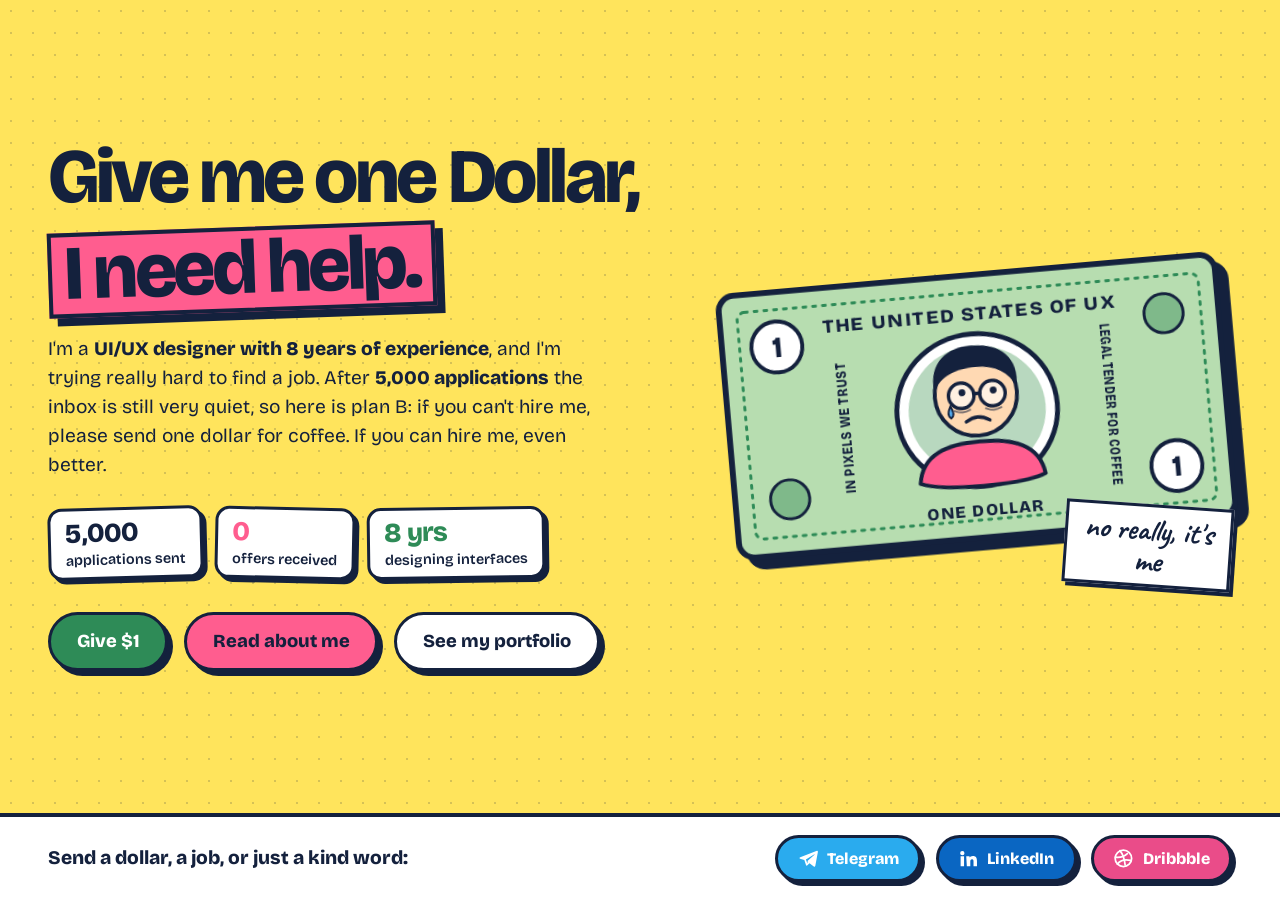
<file: index.html>
<!DOCTYPE html>
<html lang="en">
<head>
<meta charset="utf-8">
<meta name="viewport" content="width=device-width, initial-scale=1, viewport-fit=cover">
<title>Give me one Dollar, I need help.</title>
<meta name="description" content="UI/UX designer, 8 years of experience, 5,000 applications, 0 offers. Give me one dollar. Or a job.">
<link rel="icon" href="favicon.svg" type="image/svg+xml">
<meta property="og:title" content="Give me one Dollar, I need help.">
<meta property="og:description" content="UI/UX designer, 8 years of experience, 5,000 applications, 0 offers. Give me one dollar. Or a job.">
<meta property="og:type" content="website">
<meta name="theme-color" content="#FFE45C">
<link rel="preconnect" href="https://fonts.googleapis.com">
<link rel="preconnect" href="https://fonts.gstatic.com" crossorigin>
<link href="https://fonts.googleapis.com/css2?family=Bricolage+Grotesque:opsz,wght@12..96,400;12..96,600;12..96,800&family=Caveat:wght@700&display=swap" rel="stylesheet">
<link rel="stylesheet" href="style.css">
</head>
<body>

<main>
  <section>
    <h1>
      <span class="line hero-fade-up">Give me one Dollar,</span>
      <span class="help hero-fade delay-2">I need help.</span>
    </h1>

    <p class="lede hero-fade-up delay-2">
      I'm a <strong>UI/UX designer with 8 years of experience</strong>, and I'm trying really hard to find a job.
      After <strong>5,000 applications</strong> the inbox is still very quiet, so here is plan B:
      if you can't hire me, please send one dollar for coffee. If you can hire me, even better.
    </p>

    <ul class="stats hero-fade-up delay-3" aria-label="Job search so far">
      <li><b>5,000</b><span>applications sent</span></li>
      <li><b>0</b><span>offers received</span></li>
      <li><b>8 yrs</b><span>designing interfaces</span></li>
    </ul>

    <div class="actions hero-fade-up delay-4">
      <button class="btn btn-primary" id="give" type="button" aria-haspopup="dialog">Give $1</button>
      <a class="btn btn-pink" href="about.html">Read about me</a>
      <a class="btn" href="https://dribbble.com/kimmmy" target="_blank" rel="noopener">See my portfolio</a>
    </div>
  </section>

  <div class="stage">
    <svg class="bill" viewBox="0 0 520 280" role="img" aria-label="A one dollar bill with a tired but hopeful designer in the middle">
      <rect x="6" y="6" width="508" height="268" rx="16" fill="var(--bill)" stroke="var(--ink)" stroke-width="6"/>
      <rect x="24" y="24" width="472" height="232" rx="8" fill="none" stroke="var(--green)" stroke-width="3" stroke-dasharray="3 7" stroke-linecap="round"/>

      <circle cx="62" cy="62" r="26" fill="var(--card)" stroke="var(--ink)" stroke-width="4"/>
      <text x="62" y="72" text-anchor="middle" font-family="Bricolage Grotesque, Arial, sans-serif" font-weight="800" font-size="30" fill="var(--ink)">1</text>
      <circle cx="458" cy="218" r="26" fill="var(--card)" stroke="var(--ink)" stroke-width="4"/>
      <text x="458" y="228" text-anchor="middle" font-family="Bricolage Grotesque, Arial, sans-serif" font-weight="800" font-size="30" fill="var(--ink)">1</text>
      <circle cx="458" cy="62" r="20" fill="var(--bill-dark)" stroke="var(--ink)" stroke-width="3"/>
      <circle cx="62" cy="218" r="20" fill="var(--bill-dark)" stroke="var(--ink)" stroke-width="3"/>

      <text x="110" y="52" textLength="300" lengthAdjust="spacingAndGlyphs" font-family="Bricolage Grotesque, Arial, sans-serif" font-weight="800" font-size="19" letter-spacing="1.5" fill="var(--ink)">THE UNITED STATES OF UX</text>

      <ellipse cx="260" cy="144" rx="82" ry="78" fill="var(--card)" stroke="var(--ink)" stroke-width="5"/>
      <ellipse cx="260" cy="144" rx="70" ry="66" fill="var(--bill-dark)" opacity=".55"/>

      <path d="M196 214 C200 184 226 176 260 176 C294 176 320 184 324 214 C300 224 220 224 196 214Z" fill="var(--pink)" stroke="var(--ink)" stroke-width="4" stroke-linejoin="round"/>
      <circle cx="260" cy="128" r="42" fill="var(--skin)" stroke="var(--ink)" stroke-width="4"/>
      <path d="M218 122 C214 88 240 76 262 78 C288 78 308 94 302 124 C296 108 282 100 262 100 C242 100 226 106 218 122Z" fill="var(--ink)"/>
      <circle cx="245" cy="128" r="13" fill="var(--card)" fill-opacity=".6" stroke="var(--ink)" stroke-width="3.5"/>
      <circle cx="277" cy="128" r="13" fill="var(--card)" fill-opacity=".6" stroke="var(--ink)" stroke-width="3.5"/>
      <path d="M258 127 H264" stroke="var(--ink)" stroke-width="3.5" stroke-linecap="round"/>
      <circle cx="246" cy="125" r="3.5" fill="var(--ink)"/>
      <circle cx="278" cy="125" r="3.5" fill="var(--ink)"/>
      <path d="M237 143 Q245 147 253 143 M269 143 Q277 147 285 143" stroke="var(--ink)" stroke-width="2" fill="none" stroke-linecap="round" opacity=".55"/>
      <path d="M248 155 Q260 147 272 155" stroke="var(--ink)" stroke-width="3.5" fill="none" stroke-linecap="round"/>
      <path d="M233 138 q-5 9 0 12 q5 -3 0 -12z" fill="#5AB8FF" stroke="var(--ink)" stroke-width="2"/>

      <text x="130" y="150" text-anchor="middle" textLength="135" lengthAdjust="spacingAndGlyphs" font-family="Bricolage Grotesque, Arial, sans-serif" font-weight="800" font-size="15" fill="var(--ink)" transform="rotate(-90 130 150)" letter-spacing="1">IN PIXELS WE TRUST</text>
      <text x="392" y="150" text-anchor="middle" textLength="165" lengthAdjust="spacingAndGlyphs" font-family="Bricolage Grotesque, Arial, sans-serif" font-weight="800" font-size="15" fill="var(--ink)" transform="rotate(90 392 150)" letter-spacing="1">LEGAL TENDER FOR COFFEE</text>
      <text x="200" y="252" textLength="120" lengthAdjust="spacingAndGlyphs" font-family="Bricolage Grotesque, Arial, sans-serif" font-weight="800" font-size="17" letter-spacing="1.5" fill="var(--ink)">ONE DOLLAR</text>
    </svg>
    <div class="note">no really, it's me</div>
  </div>
</main>

<footer class="contact" id="contact">
  <div class="contact-inner">
    <p>Send a dollar, a job, or just a kind word:</p>
    <ul>
      <li>
        <a class="btn btn-tg" href="https://t.me/BUSD_BOSS" target="_blank" rel="noopener">
          <svg viewBox="0 0 24 24" fill="currentColor" aria-hidden="true"><path d="M21.9 3.3 2.6 10.7c-1.3.5-1.3 1.3-.2 1.6l4.9 1.5 1.9 5.8c.2.6.4.8.8.8.4 0 .6-.2.9-.4l2.4-2.3 4.9 3.6c.9.5 1.5.2 1.8-.8L22.9 4.9c.3-1.3-.5-1.9-1-1.6zM9.1 13.4l9.4-5.9c.4-.3.8-.1.5.2l-7.8 7-.3 3.2z"/></svg>
          Telegram
        </a>
      </li>
      <li>
        <a class="btn btn-in" href="https://www.linkedin.com/in/igor-kim-79a013275/" target="_blank" rel="noopener">
          <svg viewBox="0 0 24 24" fill="currentColor" aria-hidden="true"><path d="M4.98 3.5a2.5 2.5 0 1 1 0 5 2.5 2.5 0 0 1 0-5zM3 9.5h4V21H3zM9.5 9.5h3.8v1.6h.06c.53-1 1.83-2 3.77-2 4 0 4.77 2.6 4.77 6V21h-4v-5.1c0-1.2 0-2.8-1.7-2.8s-2 1.3-2 2.7V21h-4z"/></svg>
          LinkedIn
        </a>
      </li>
      <li>
        <a class="btn btn-dr" href="https://dribbble.com/kimmmy" target="_blank" rel="noopener">
          <svg viewBox="0 0 24 24" fill="none" stroke="currentColor" stroke-width="2" stroke-linecap="round" aria-hidden="true"><circle cx="12" cy="12" r="9.5"/><path d="M8 3c3 3.5 5 7.5 6 16.5"/><path d="M2.6 10.6c4.5.6 10-.4 14-4.2"/><path d="M5 18.6c3-4 8-6 15.2-4.3"/></svg>
          Dribbble
        </a>
      </li>
    </ul>
  </div>
</footer>

<dialog id="donate" aria-labelledby="donate-title">
  <div class="modal-body">
    <button class="close" type="button" id="close" aria-label="Close">
      <svg viewBox="0 0 24 24" fill="none" stroke="currentColor" stroke-width="3.5" stroke-linecap="round" aria-hidden="true"><path d="M5 5l14 14M19 5L5 19"/></svg>
    </button>

    <h2 id="donate-title">Thank you for helping me!</h2>
    <p class="sub">Every single dollar counts. Pick the way that is easiest for you.</p>

    <div class="method">
      <div class="method-head">
        <h3>Crypto</h3>
        <span class="badge">USDT · TRC20</span>
      </div>
      <div class="field">
        <div class="value" id="usdt">TYwmZqW86RVbfEYAY68sTiVEzSx6WGzdqt</div>
        <button class="copy" type="button" data-copy-target="usdt">
          <svg viewBox="0 0 24 24" fill="none" stroke="currentColor" stroke-width="2.5" stroke-linecap="round" stroke-linejoin="round" aria-hidden="true"><rect x="8" y="8" width="12" height="12" rx="2"/><path d="M16 8V6a2 2 0 0 0-2-2H6a2 2 0 0 0-2 2v8a2 2 0 0 0 2 2h2"/></svg>
          <span>Copy</span>
        </button>
      </div>
      <p class="warn">Send USDT on the TRC20 network only. Other networks will be lost.</p>
    </div>

    <div class="method">
      <div class="method-head">
        <h3>Boosty</h3>
        <span class="badge bt">Card, one-click</span>
      </div>
      <div class="field">
        <a class="btn btn-boosty" href="https://boosty.to/igorkim/purchase/4106946?ssource=DIRECT&amp;share=subscription_link" target="_blank" rel="noopener">
          <svg viewBox="0 0 24 24" fill="none" stroke="currentColor" stroke-width="2.5" stroke-linecap="round" stroke-linejoin="round" aria-hidden="true"><path d="M12 21s-7-4.35-9.5-8.5C.5 8.5 2.5 4 7 4c2 0 4 1.2 5 3 1-1.8 3-3 5-3 4.5 0 6.5 4.5 4.5 8.5C19 16.65 12 21 12 21Z"/></svg>
          <span>Support on Boosty</span>
        </a>
      </div>
    </div>

    <h3>Or just write to me</h3>
    <div class="write">
      <a class="btn btn-tg" href="https://t.me/BUSD_BOSS" target="_blank" rel="noopener">
        <svg viewBox="0 0 24 24" fill="currentColor" aria-hidden="true"><path d="M21.9 3.3 2.6 10.7c-1.3.5-1.3 1.3-.2 1.6l4.9 1.5 1.9 5.8c.2.6.4.8.8.8.4 0 .6-.2.9-.4l2.4-2.3 4.9 3.6c.9.5 1.5.2 1.8-.8L22.9 4.9c.3-1.3-.5-1.9-1-1.6zM9.1 13.4l9.4-5.9c.4-.3.8-.1.5.2l-7.8 7-.3 3.2z"/></svg>
        @BUSD_BOSS
      </a>
      <a class="btn btn-in" href="https://www.linkedin.com/in/igor-kim-79a013275/" target="_blank" rel="noopener">
        <svg viewBox="0 0 24 24" fill="currentColor" aria-hidden="true"><path d="M4.98 3.5a2.5 2.5 0 1 1 0 5 2.5 2.5 0 0 1 0-5zM3 9.5h4V21H3zM9.5 9.5h3.8v1.6h.06c.53-1 1.83-2 3.77-2 4 0 4.77 2.6 4.77 6V21h-4v-5.1c0-1.2 0-2.8-1.7-2.8s-2 1.3-2 2.7V21h-4z"/></svg>
        LinkedIn
      </a>
    </div>
  </div>
</dialog>

<script>
(function () {
  var dlg = document.getElementById('donate');
  var openBtn = document.getElementById('give');
  var closeBtn = document.getElementById('close');
  var reduce = window.matchMedia('(prefers-reduced-motion: reduce)').matches;

  function rain() {
    if (reduce) return;
    for (var i = 0; i < 14; i++) {
      var el = document.createElement('span');
      el.className = 'rain';
      el.textContent = '\uD83D\uDCB5';
      el.style.left = Math.random() * 96 + 'vw';
      el.style.animationDuration = (1.4 + Math.random() * 1.4) + 's';
      el.style.animationDelay = (Math.random() * 0.4) + 's';
      el.style.setProperty('--r', (Math.random() * 500 - 250) + 'deg');
      document.body.appendChild(el);
      setTimeout(function (e) { e.remove(); }.bind(null, el), 3500);
    }
  }

  openBtn.addEventListener('click', function () {
    if (typeof dlg.showModal === 'function') { dlg.showModal(); } else { dlg.setAttribute('open', ''); }
    rain();
  });
  closeBtn.addEventListener('click', function () { dlg.close(); });
  if (location.hash === '#donate') { window.addEventListener('load', function () { if (typeof dlg.showModal === 'function' && !dlg.open) dlg.showModal(); }); }
  dlg.addEventListener('click', function (e) { if (e.target === dlg) dlg.close(); });

  function fallbackCopy(text) {
    var ta = document.createElement('textarea');
    ta.value = text; ta.setAttribute('readonly', '');
    ta.style.position = 'fixed'; ta.style.opacity = '0';
    dlg.appendChild(ta); ta.select();
    try { document.execCommand('copy'); } catch (e) {}
    ta.remove();
  }

  document.querySelectorAll('.copy').forEach(function (btn) {
    var label = btn.querySelector('span');
    btn.addEventListener('click', function () {
      var text = document.getElementById(btn.dataset.copyTarget).textContent.trim();
      var done = function () {
        btn.classList.add('done'); label.textContent = 'Copied!';
        setTimeout(function () { btn.classList.remove('done'); label.textContent = 'Copy'; }, 1800);
      };
      if (navigator.clipboard && navigator.clipboard.writeText) {
        navigator.clipboard.writeText(text).then(done, function () { fallbackCopy(text); done(); });
      } else { fallbackCopy(text); done(); }
    });
  });
})();
</script>
</body>
</html>
</file>
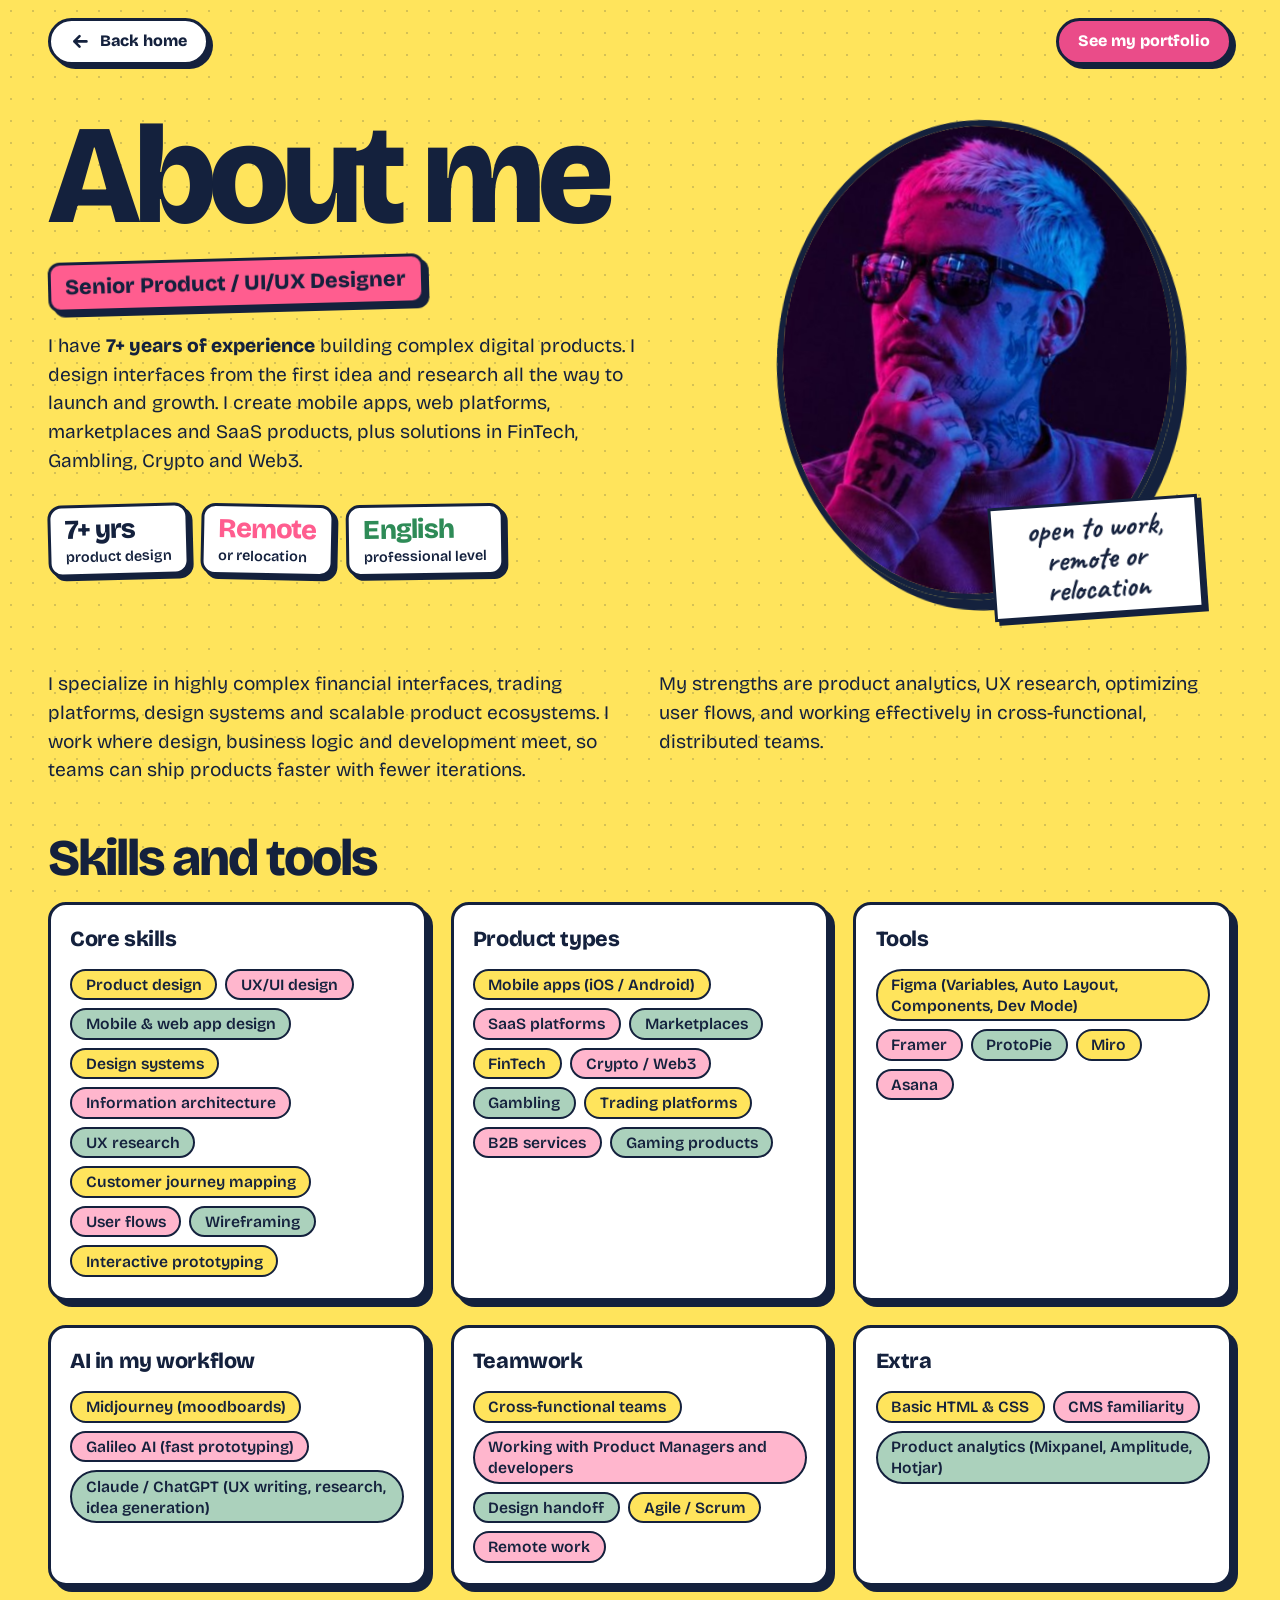
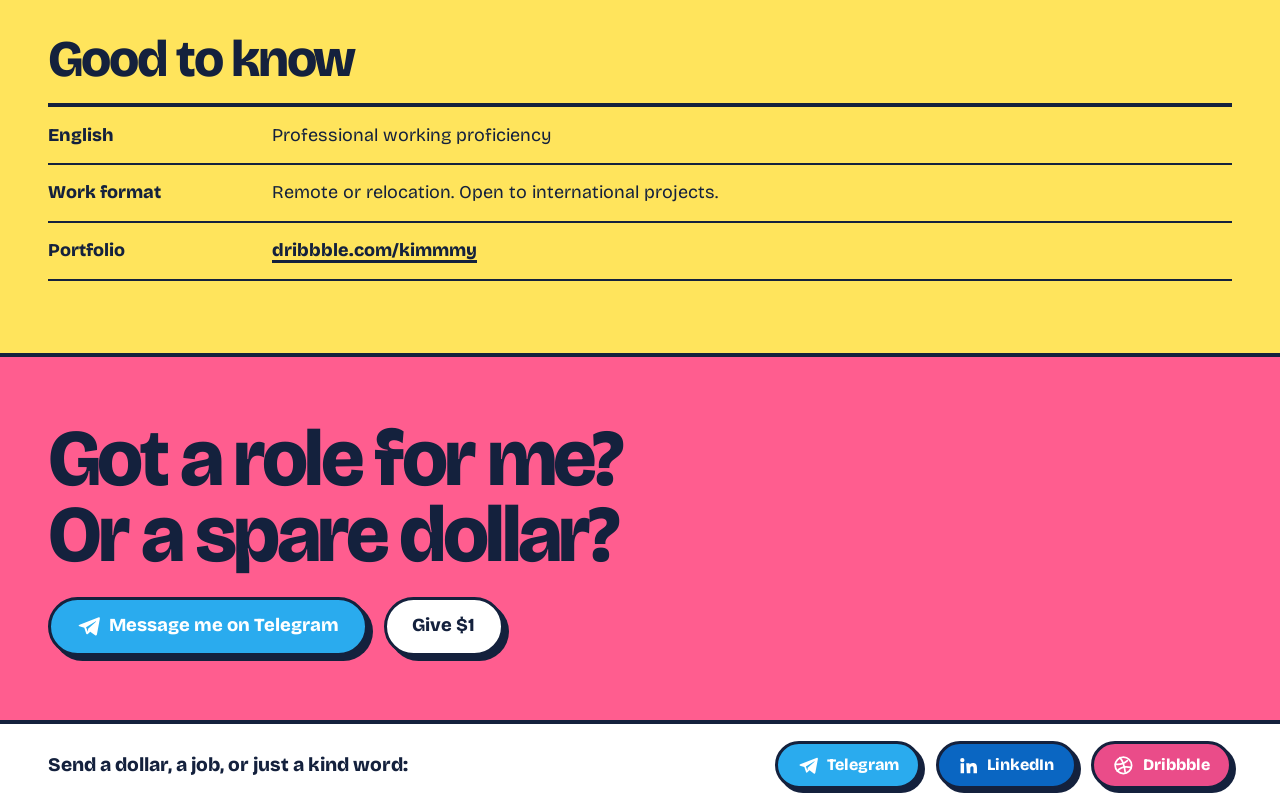
<file: about.html>
<!DOCTYPE html>
<html lang="en">
<head>
<meta charset="utf-8">
<meta name="viewport" content="width=device-width, initial-scale=1, viewport-fit=cover">
<title>About me · Senior Product / UI/UX Designer</title>
<meta name="description" content="Senior Product / UI/UX Designer with 7+ years of experience in FinTech, Crypto, Web3, SaaS and mobile apps. Open to remote work and relocation.">
<link rel="icon" href="favicon.svg" type="image/svg+xml">
<meta property="og:title" content="About me · Senior Product / UI/UX Designer">
<meta property="og:description" content="7+ years designing complex digital products: FinTech, Crypto, Web3, SaaS, mobile apps. Open to remote work and relocation.">
<meta property="og:type" content="website">
<meta name="theme-color" content="#FFE45C">
<link rel="preconnect" href="https://fonts.googleapis.com">
<link rel="preconnect" href="https://fonts.gstatic.com" crossorigin>
<link href="https://fonts.googleapis.com/css2?family=Bricolage+Grotesque:opsz,wght@12..96,400;12..96,600;12..96,800&family=Caveat:wght@700&display=swap" rel="stylesheet">
<link rel="stylesheet" href="style.css">
</head>
<body class="about">

<header class="topbar">
  <a class="btn btn-sm" href="index.html"><svg viewBox="0 0 24 24" fill="none" stroke="currentColor" stroke-width="3" stroke-linecap="round" stroke-linejoin="round" aria-hidden="true"><path d="M19 12H5M11 6l-6 6 6 6"/></svg> Back home</a>
  <a class="btn btn-sm btn-dr" href="https://dribbble.com/kimmmy" target="_blank" rel="noopener">See my portfolio</a>
</header>

<main>
  <section>
    <h1 class="hero-fade-up">About me</h1>
    <p class="role hero-fade delay-2">Senior Product / UI/UX Designer</p>
    <p class="lede hero-fade-up delay-2">
      I have <strong>7+ years of experience</strong> building complex digital products. I design interfaces
      from the first idea and research all the way to launch and growth. I create mobile apps, web platforms,
      marketplaces and SaaS products, plus solutions in FinTech, Gambling, Crypto and Web3.
    </p>
    <ul class="stats hero-fade-up delay-3" aria-label="Quick facts">
      <li><b>7+ yrs</b><span>product design</span></li>
      <li><b>Remote</b><span>or relocation</span></li>
      <li><b>English</b><span>professional level</span></li>
    </ul>
  </section>

  <div class="avatar-wrap">
    <span class="avatar-ring" aria-hidden="true"></span>
    <img class="avatar" src="[data-uri]" alt="Portrait of Igor Kim, product / UI/UX designer" width="480" height="480">
    <div class="note">open to work, remote or relocation</div>
  </div>
</main>

<section class="details">
  <div class="story">
    <p class="reveal">
      I specialize in highly complex financial interfaces, trading platforms, design systems and scalable
      product ecosystems. I work where design, business logic and development meet, so teams can ship
      products faster with fewer iterations.
    </p>
    <p class="reveal">
      My strengths are product analytics, UX research, optimizing user flows, and working effectively
      in cross-functional, distributed teams.
    </p>
  </div>

  <div>
    <h2 class="reveal">Skills and tools</h2>
    <div class="skills">
      <div class="group reveal"><h3>Core skills</h3><ul class="chips"><li>Product design</li><li>UX/UI design</li><li>Mobile &amp; web app design</li><li>Design systems</li><li>Information architecture</li><li>UX research</li><li>Customer journey mapping</li><li>User flows</li><li>Wireframing</li><li>Interactive prototyping</li></ul></div>
      <div class="group reveal"><h3>Product types</h3><ul class="chips"><li>Mobile apps (iOS / Android)</li><li>SaaS platforms</li><li>Marketplaces</li><li>FinTech</li><li>Crypto / Web3</li><li>Gambling</li><li>Trading platforms</li><li>B2B services</li><li>Gaming products</li></ul></div>
      <div class="group reveal"><h3>Tools</h3><ul class="chips"><li>Figma (Variables, Auto Layout, Components, Dev Mode)</li><li>Framer</li><li>ProtoPie</li><li>Miro</li><li>Asana</li></ul></div>
      <div class="group reveal"><h3>AI in my workflow</h3><ul class="chips"><li>Midjourney (moodboards)</li><li>Galileo AI (fast prototyping)</li><li>Claude / ChatGPT (UX writing, research, idea generation)</li></ul></div>
      <div class="group reveal"><h3>Teamwork</h3><ul class="chips"><li>Cross-functional teams</li><li>Working with Product Managers and developers</li><li>Design handoff</li><li>Agile / Scrum</li><li>Remote work</li></ul></div>
      <div class="group reveal"><h3>Extra</h3><ul class="chips"><li>Basic HTML &amp; CSS</li><li>CMS familiarity</li><li>Product analytics (Mixpanel, Amplitude, Hotjar)</li></ul></div>
    </div>
  </div>

  <div>
    <h2 class="reveal">Good to know</h2>
    <dl class="extras reveal">
      <dt>English</dt><dd>Professional working proficiency</dd>
      <dt>Work format</dt><dd>Remote or relocation. Open to international projects.</dd>
      <dt>Portfolio</dt><dd><a href="https://dribbble.com/kimmmy" target="_blank" rel="noopener">dribbble.com/kimmmy</a></dd>
    </dl>
  </div>
</section>

<section class="cta">
  <div class="cta-inner">
    <h2 class="reveal">Got a role for me? Or a spare dollar?</h2>
    <div class="actions reveal">
      <a class="btn btn-tg" href="https://t.me/BUSD_BOSS" target="_blank" rel="noopener"><svg viewBox="0 0 24 24" fill="currentColor" aria-hidden="true"><path d="M21.9 3.3 2.6 10.7c-1.3.5-1.3 1.3-.2 1.6l4.9 1.5 1.9 5.8c.2.6.4.8.8.8.4 0 .6-.2.9-.4l2.4-2.3 4.9 3.6c.9.5 1.5.2 1.8-.8L22.9 4.9c.3-1.3-.5-1.9-1-1.6zM9.1 13.4l9.4-5.9c.4-.3.8-.1.5.2l-7.8 7-.3 3.2z"/></svg> Message me on Telegram</a>
      <a class="btn btn-plain" href="index.html#donate">Give $1</a>
    </div>
  </div>
</section>

<footer class="contact" id="contact">
  <div class="contact-inner">
    <p>Send a dollar, a job, or just a kind word:</p>
    <ul>
      <li>
        <a class="btn btn-tg" href="https://t.me/BUSD_BOSS" target="_blank" rel="noopener">
          <svg viewBox="0 0 24 24" fill="currentColor" aria-hidden="true"><path d="M21.9 3.3 2.6 10.7c-1.3.5-1.3 1.3-.2 1.6l4.9 1.5 1.9 5.8c.2.6.4.8.8.8.4 0 .6-.2.9-.4l2.4-2.3 4.9 3.6c.9.5 1.5.2 1.8-.8L22.9 4.9c.3-1.3-.5-1.9-1-1.6zM9.1 13.4l9.4-5.9c.4-.3.8-.1.5.2l-7.8 7-.3 3.2z"/></svg>
          Telegram
        </a>
      </li>
      <li>
        <a class="btn btn-in" href="https://www.linkedin.com/in/igor-kim-79a013275/" target="_blank" rel="noopener">
          <svg viewBox="0 0 24 24" fill="currentColor" aria-hidden="true"><path d="M4.98 3.5a2.5 2.5 0 1 1 0 5 2.5 2.5 0 0 1 0-5zM3 9.5h4V21H3zM9.5 9.5h3.8v1.6h.06c.53-1 1.83-2 3.77-2 4 0 4.77 2.6 4.77 6V21h-4v-5.1c0-1.2 0-2.8-1.7-2.8s-2 1.3-2 2.7V21h-4z"/></svg>
          LinkedIn
        </a>
      </li>
      <li>
        <a class="btn btn-dr" href="https://dribbble.com/kimmmy" target="_blank" rel="noopener">
          <svg viewBox="0 0 24 24" fill="none" stroke="currentColor" stroke-width="2" stroke-linecap="round" aria-hidden="true"><circle cx="12" cy="12" r="9.5"/><path d="M8 3c3 3.5 5 7.5 6 16.5"/><path d="M2.6 10.6c4.5.6 10-.4 14-4.2"/><path d="M5 18.6c3-4 8-6 15.2-4.3"/></svg>
          Dribbble
        </a>
      </li>
    </ul>
  </div>
</footer>


<script>
(function () {
  var items = document.querySelectorAll('.reveal');
  if (!items.length) return;
  var reduce = window.matchMedia('(prefers-reduced-motion: reduce)').matches;
  if (reduce) { items.forEach(function (el) { el.classList.add('is-visible'); }); return; }

  var counters = new Map();
  items.forEach(function (el) {
    var key = el.parentElement;
    var n = counters.get(key) || 0;
    el.style.transitionDelay = Math.min(n * 80, 400) + 'ms';
    counters.set(key, n + 1);
  });

  var io = new IntersectionObserver(function (entries) {
    entries.forEach(function (entry) {
      if (entry.isIntersecting) {
        entry.target.classList.add('is-visible');
        io.unobserve(entry.target);
      }
    });
  }, { threshold: 0.12, rootMargin: '0px 0px -60px 0px' });

  items.forEach(function (el) { io.observe(el); });
})();
</script>
</body>
</html>
</file>
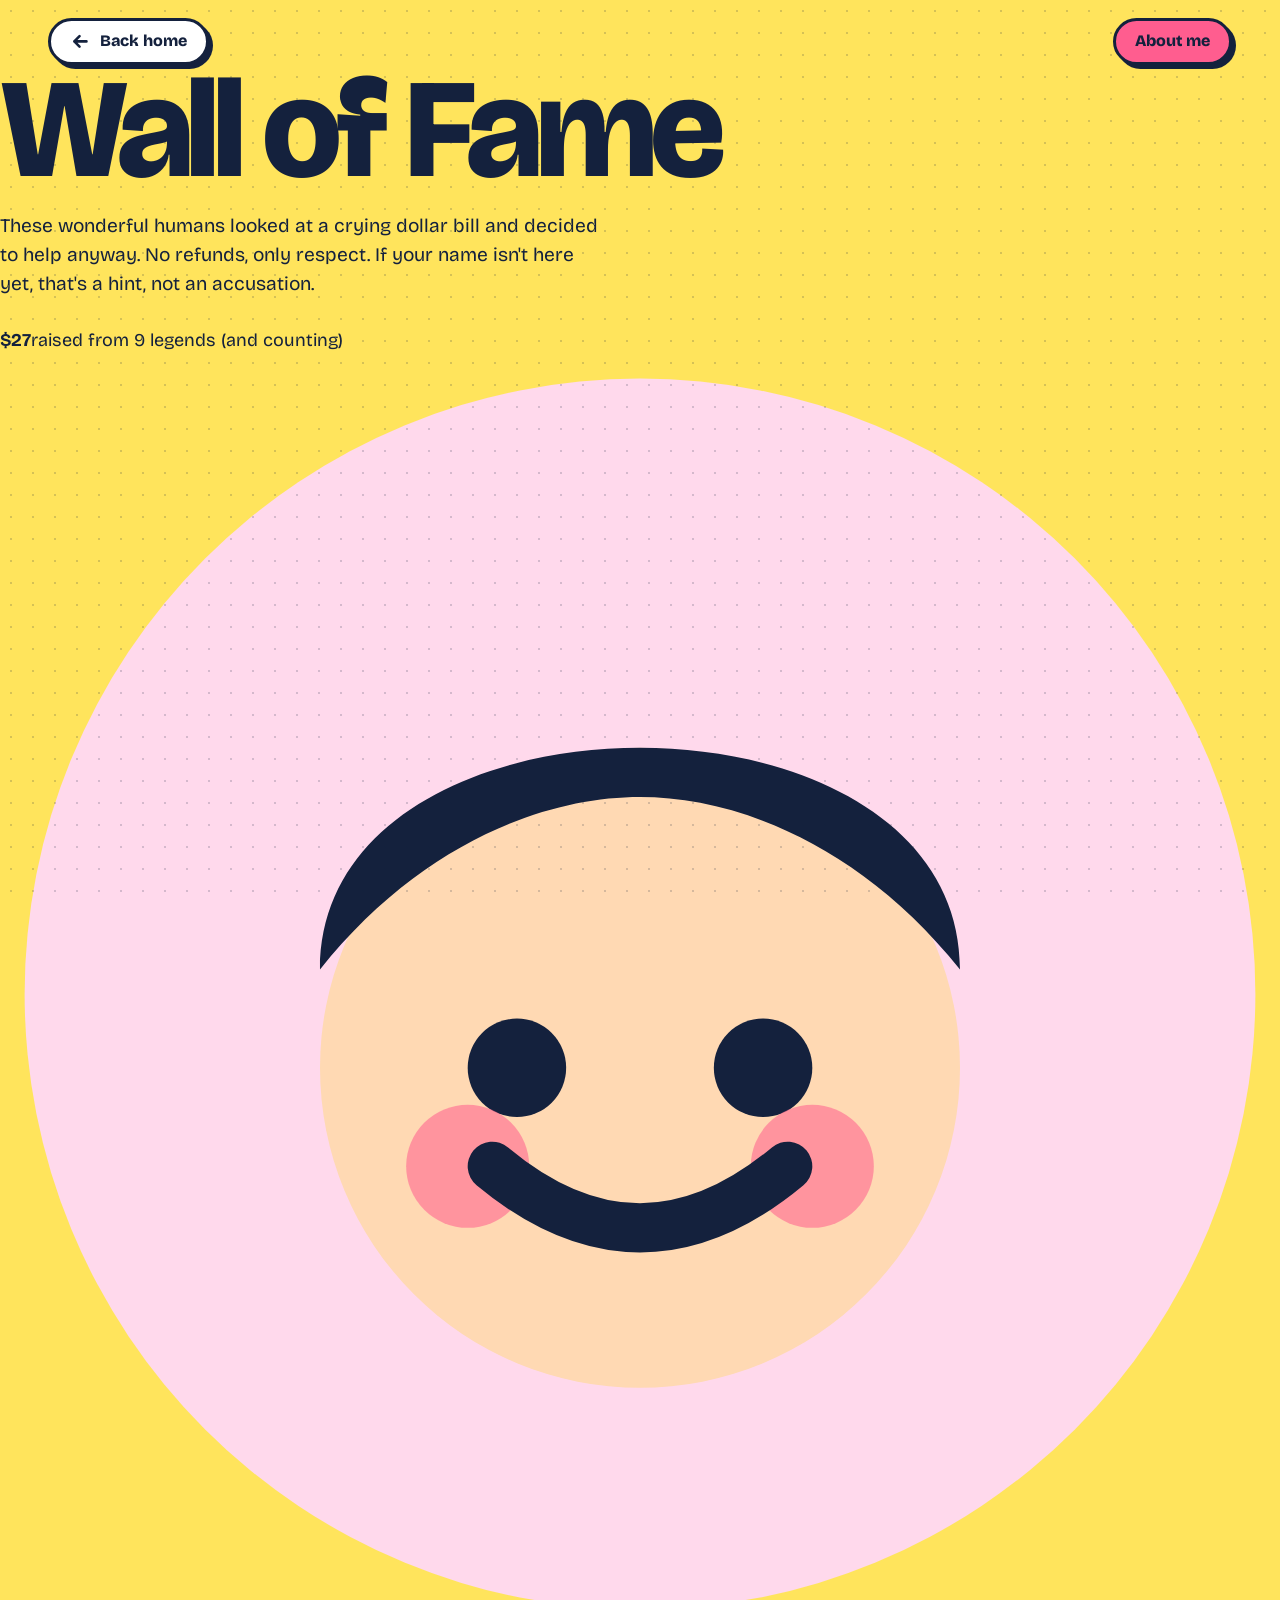
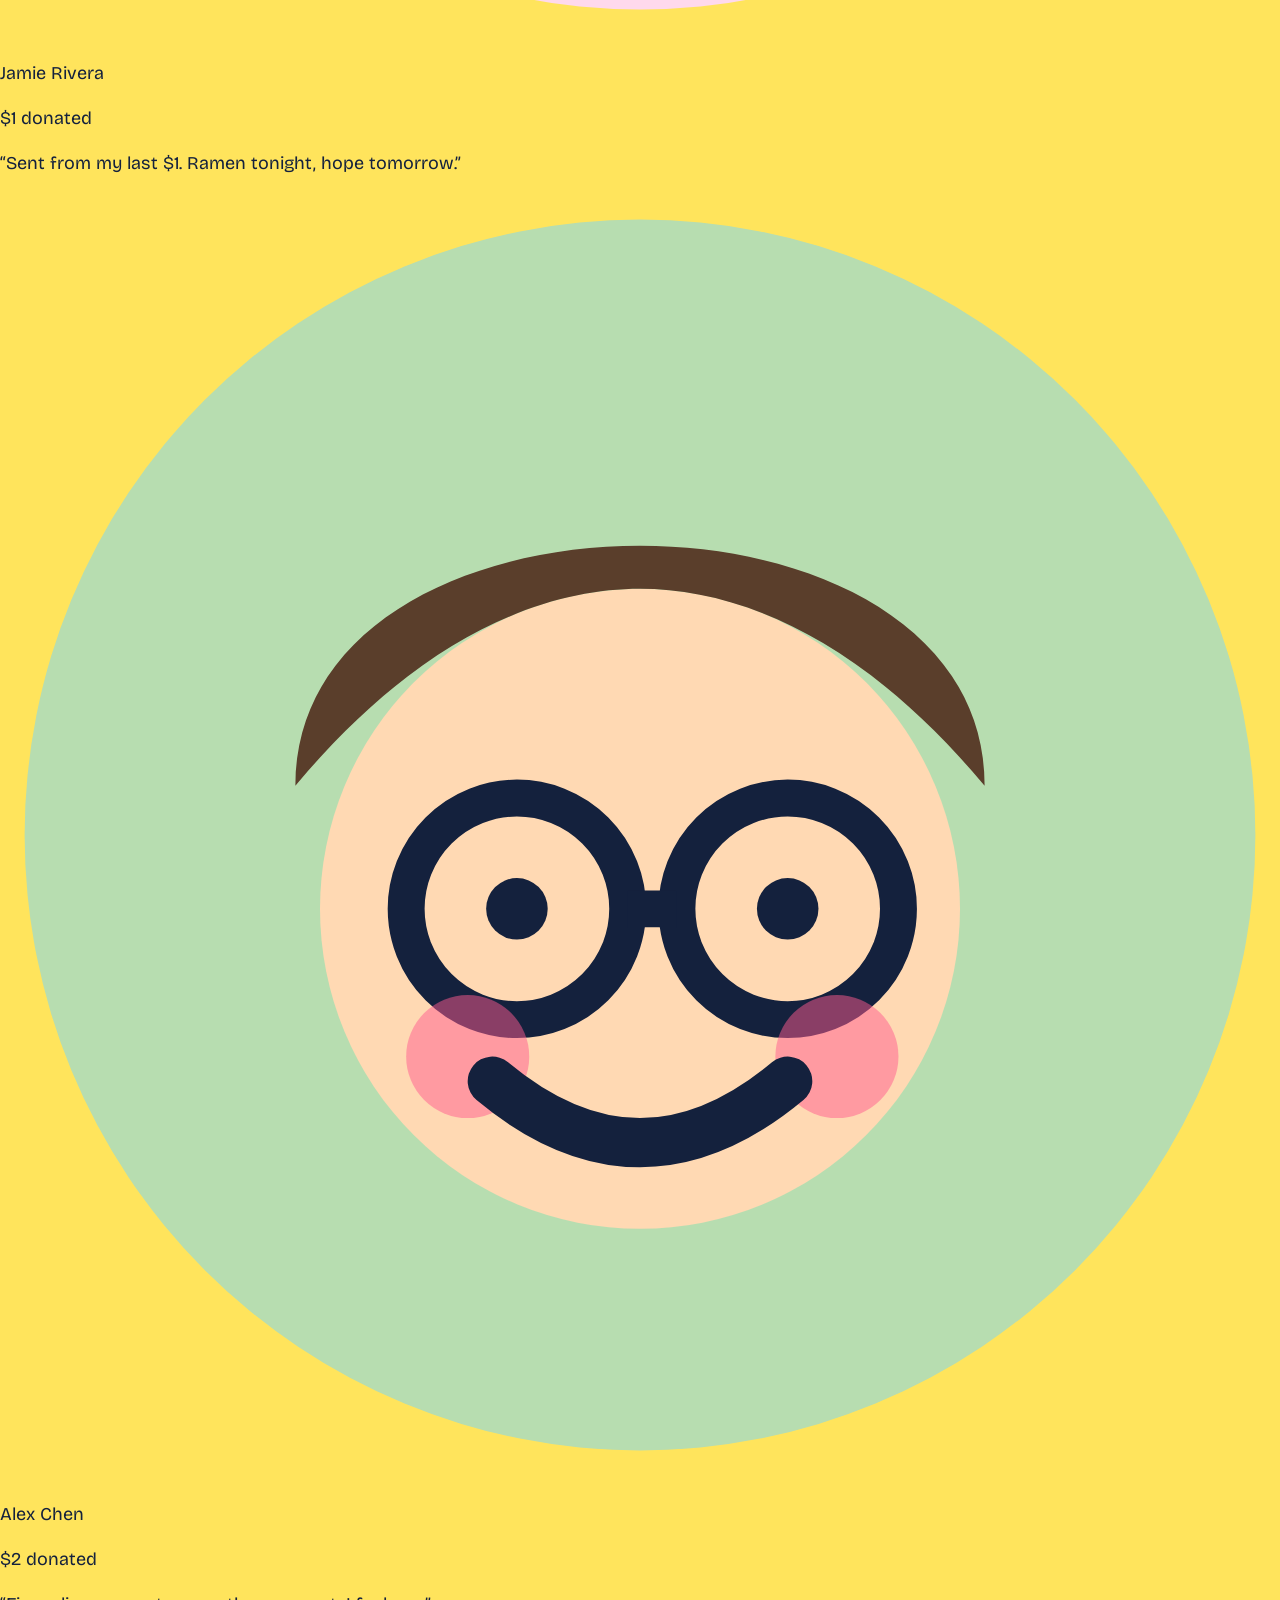
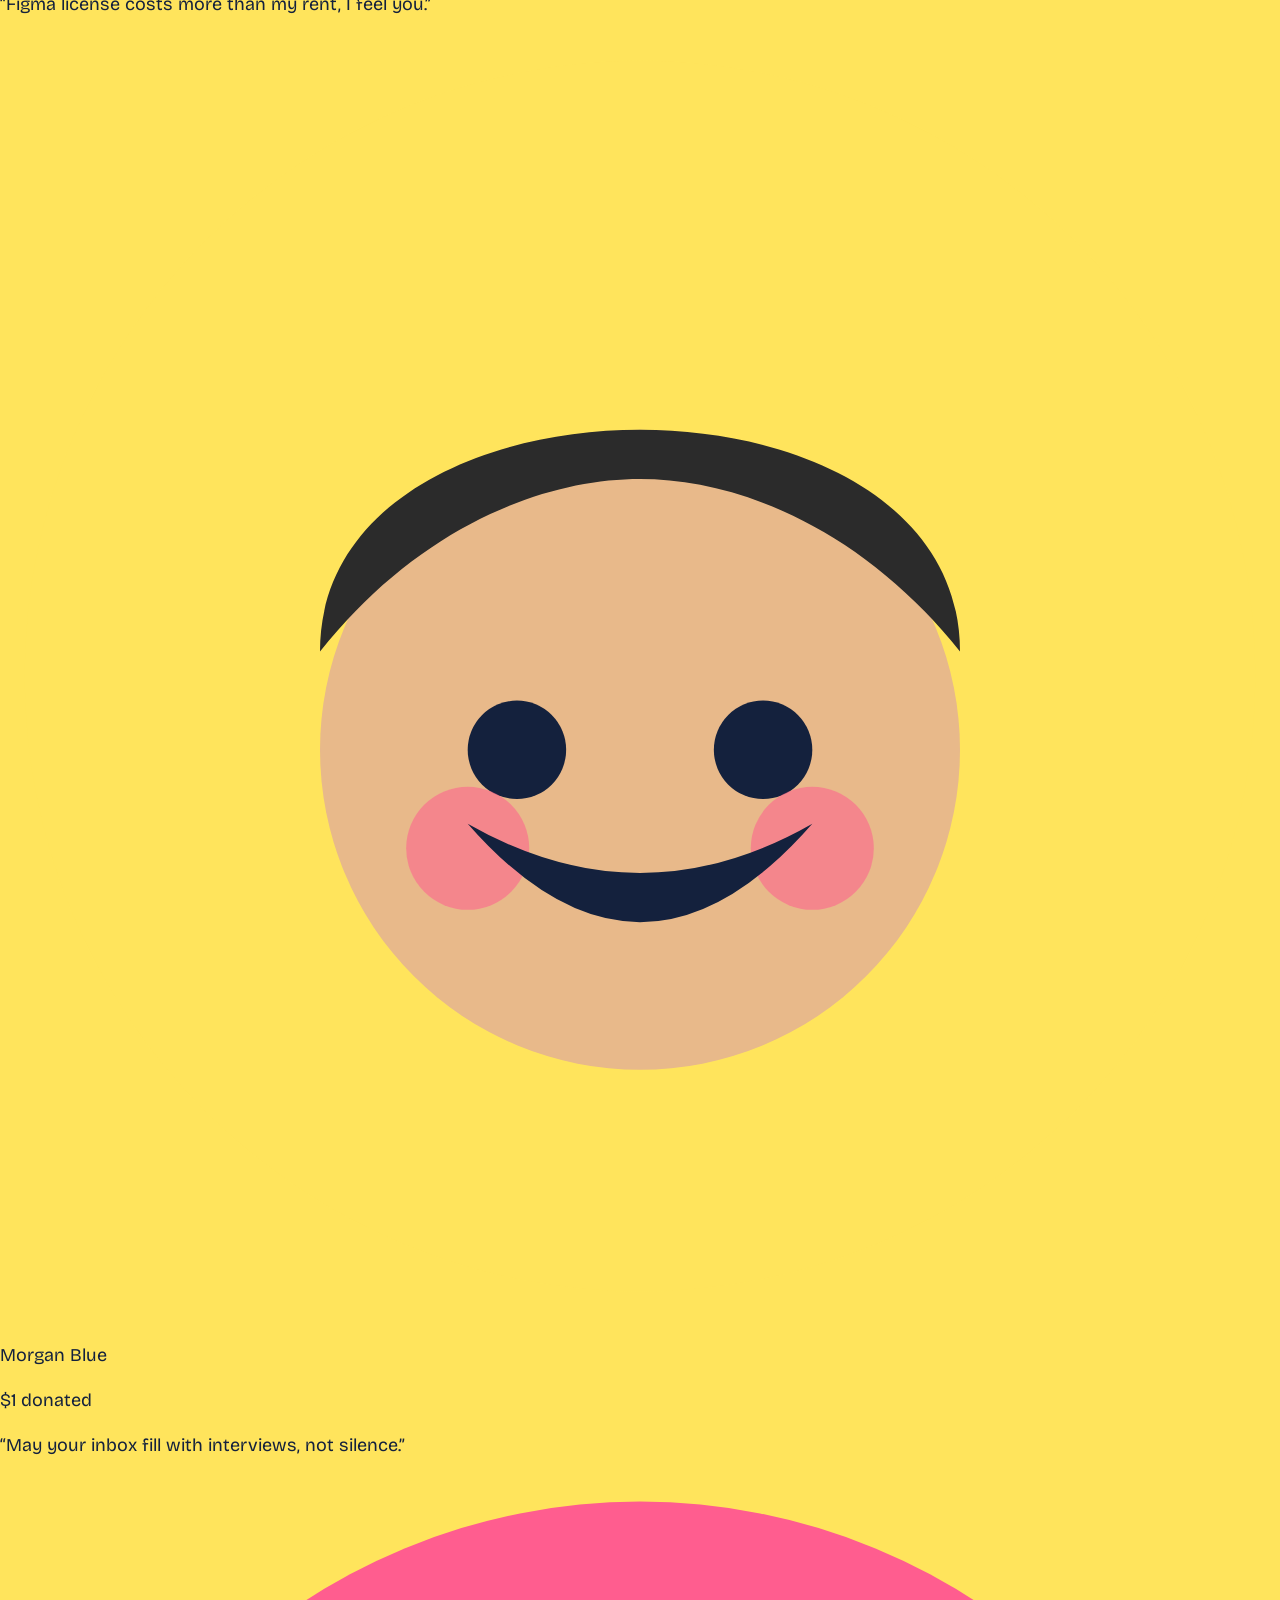
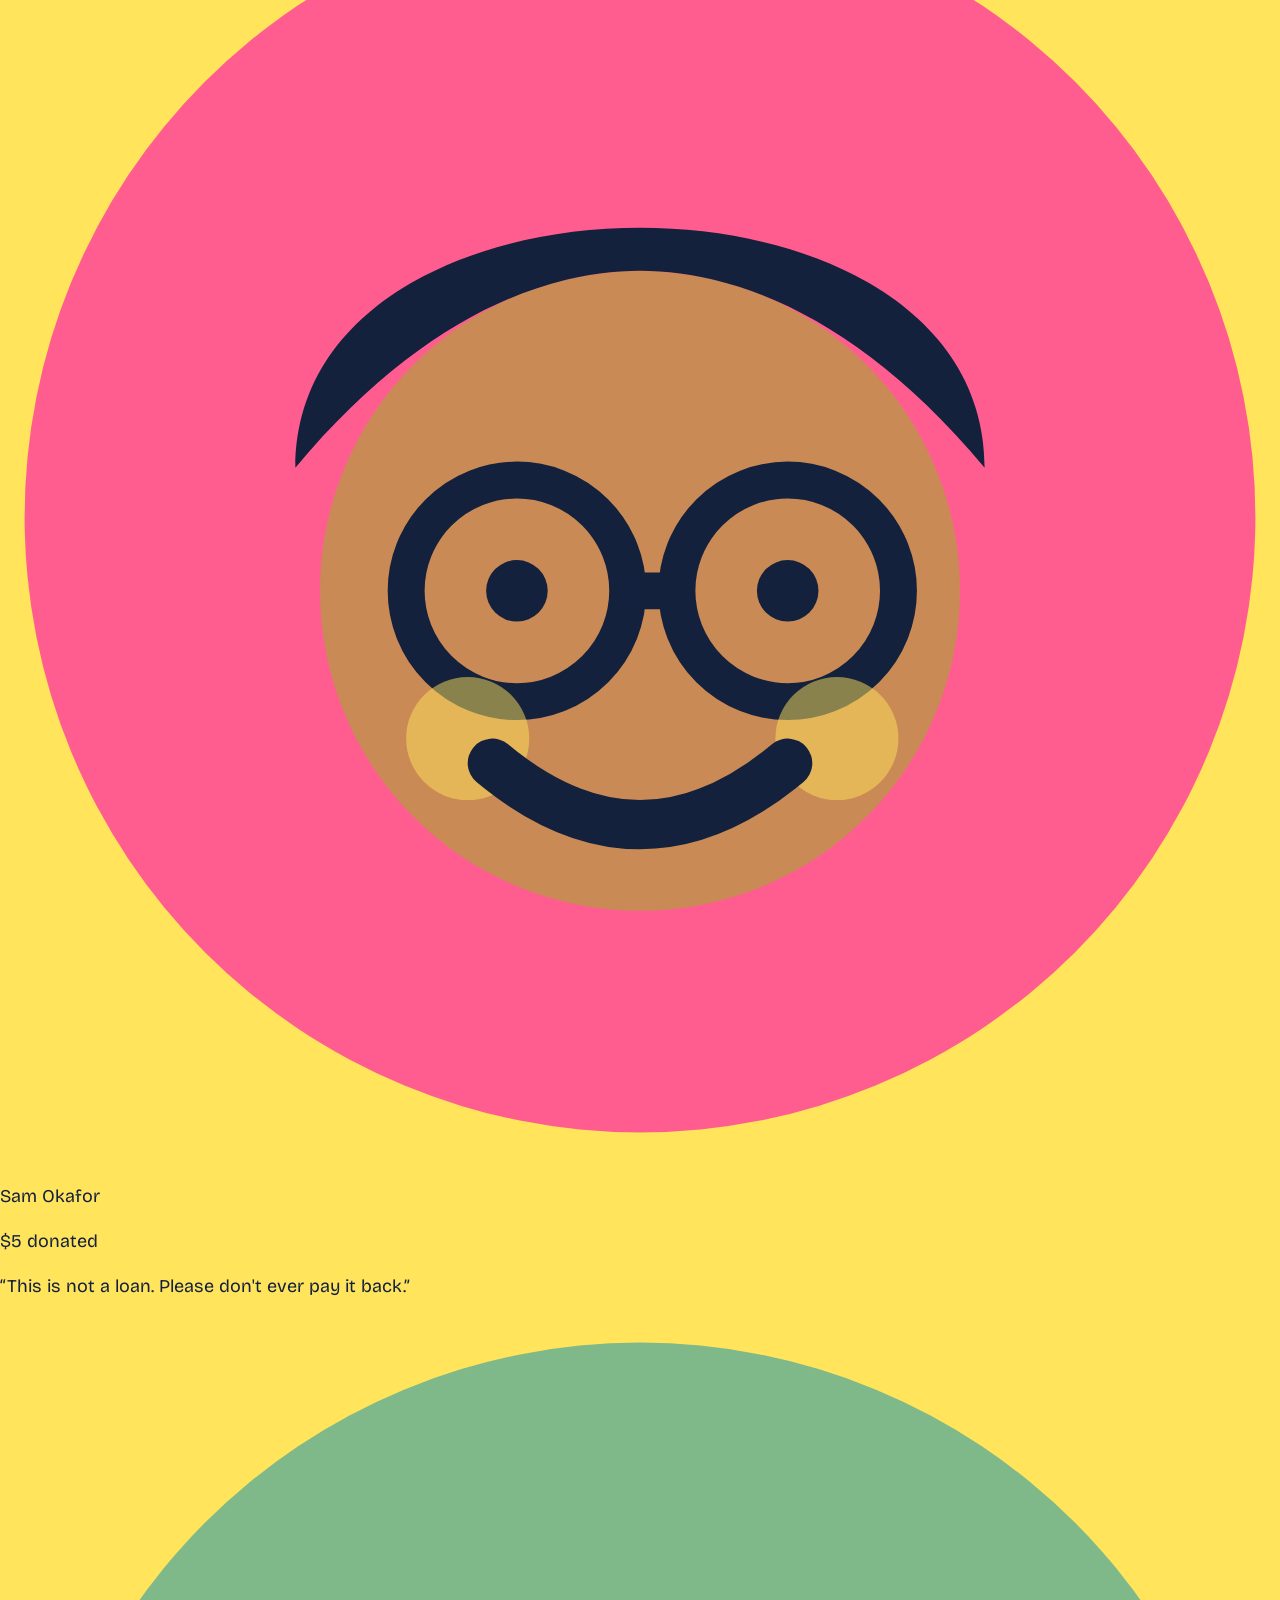
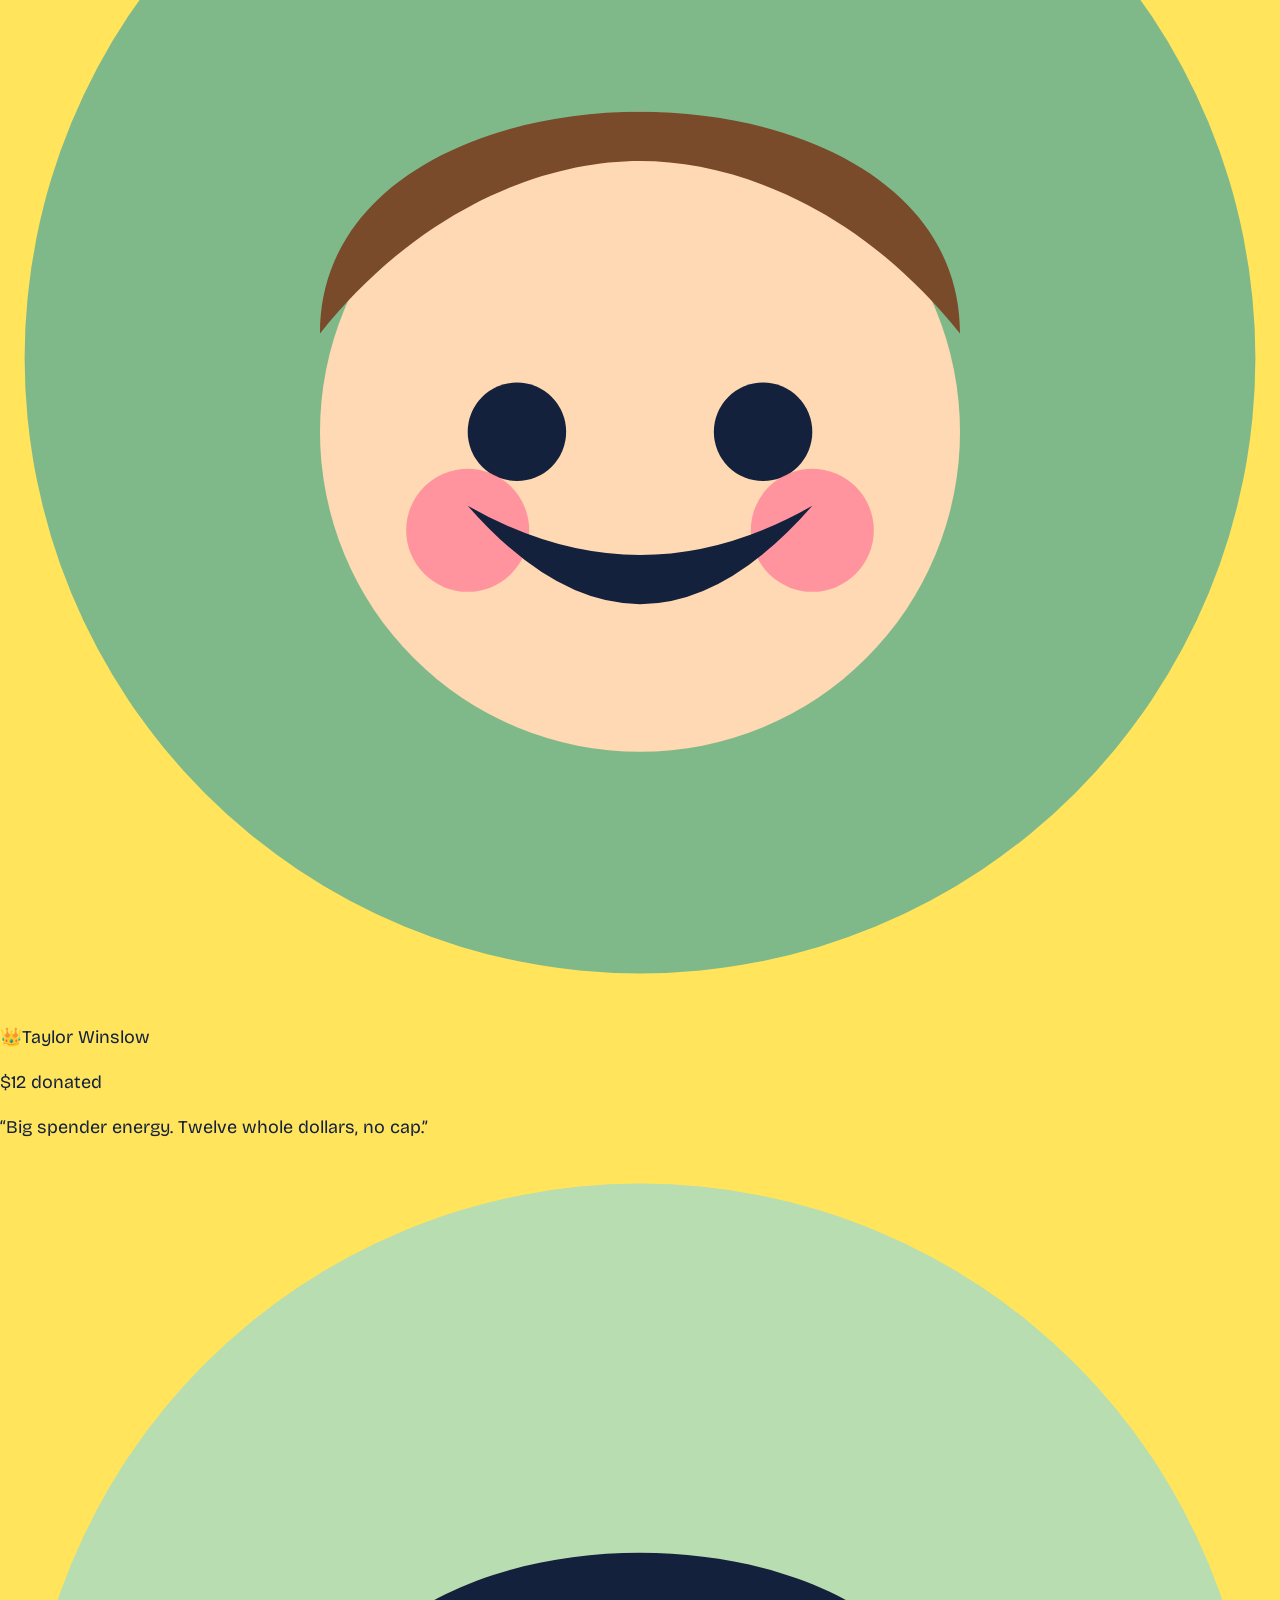
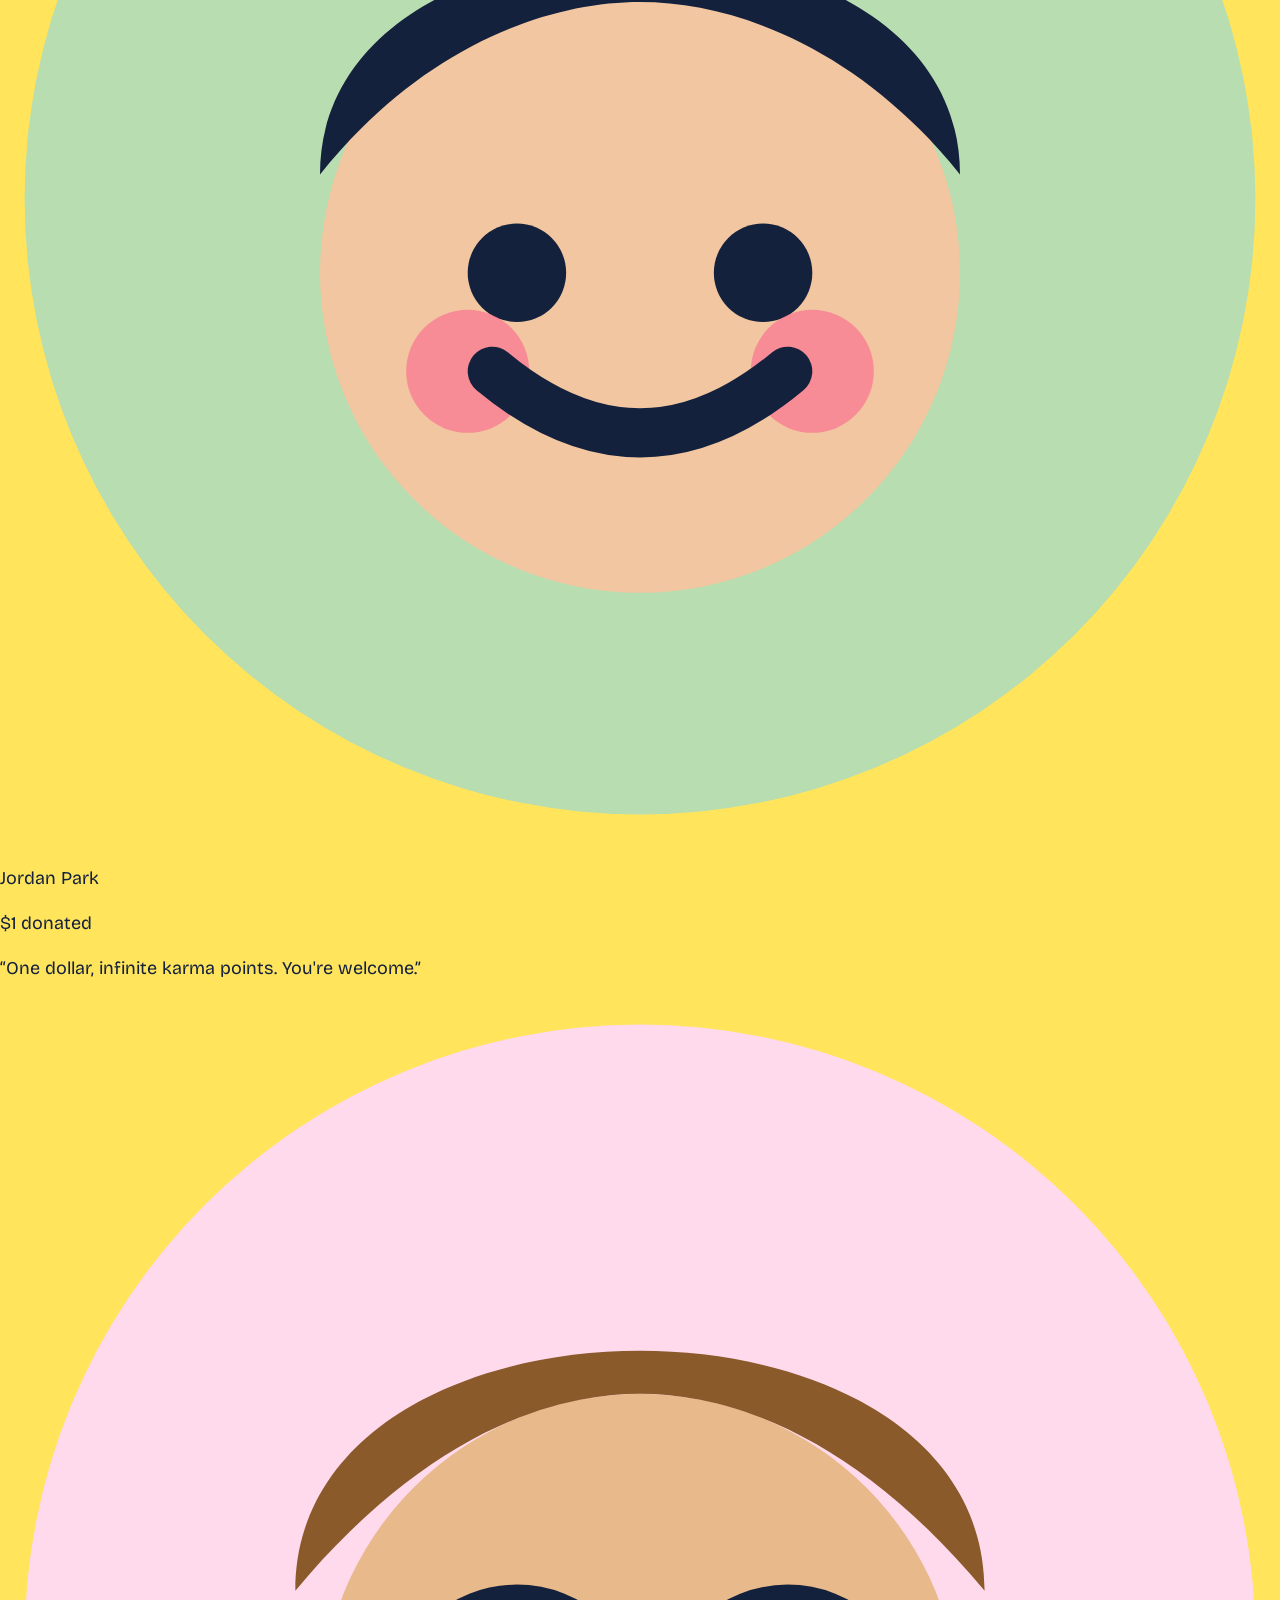
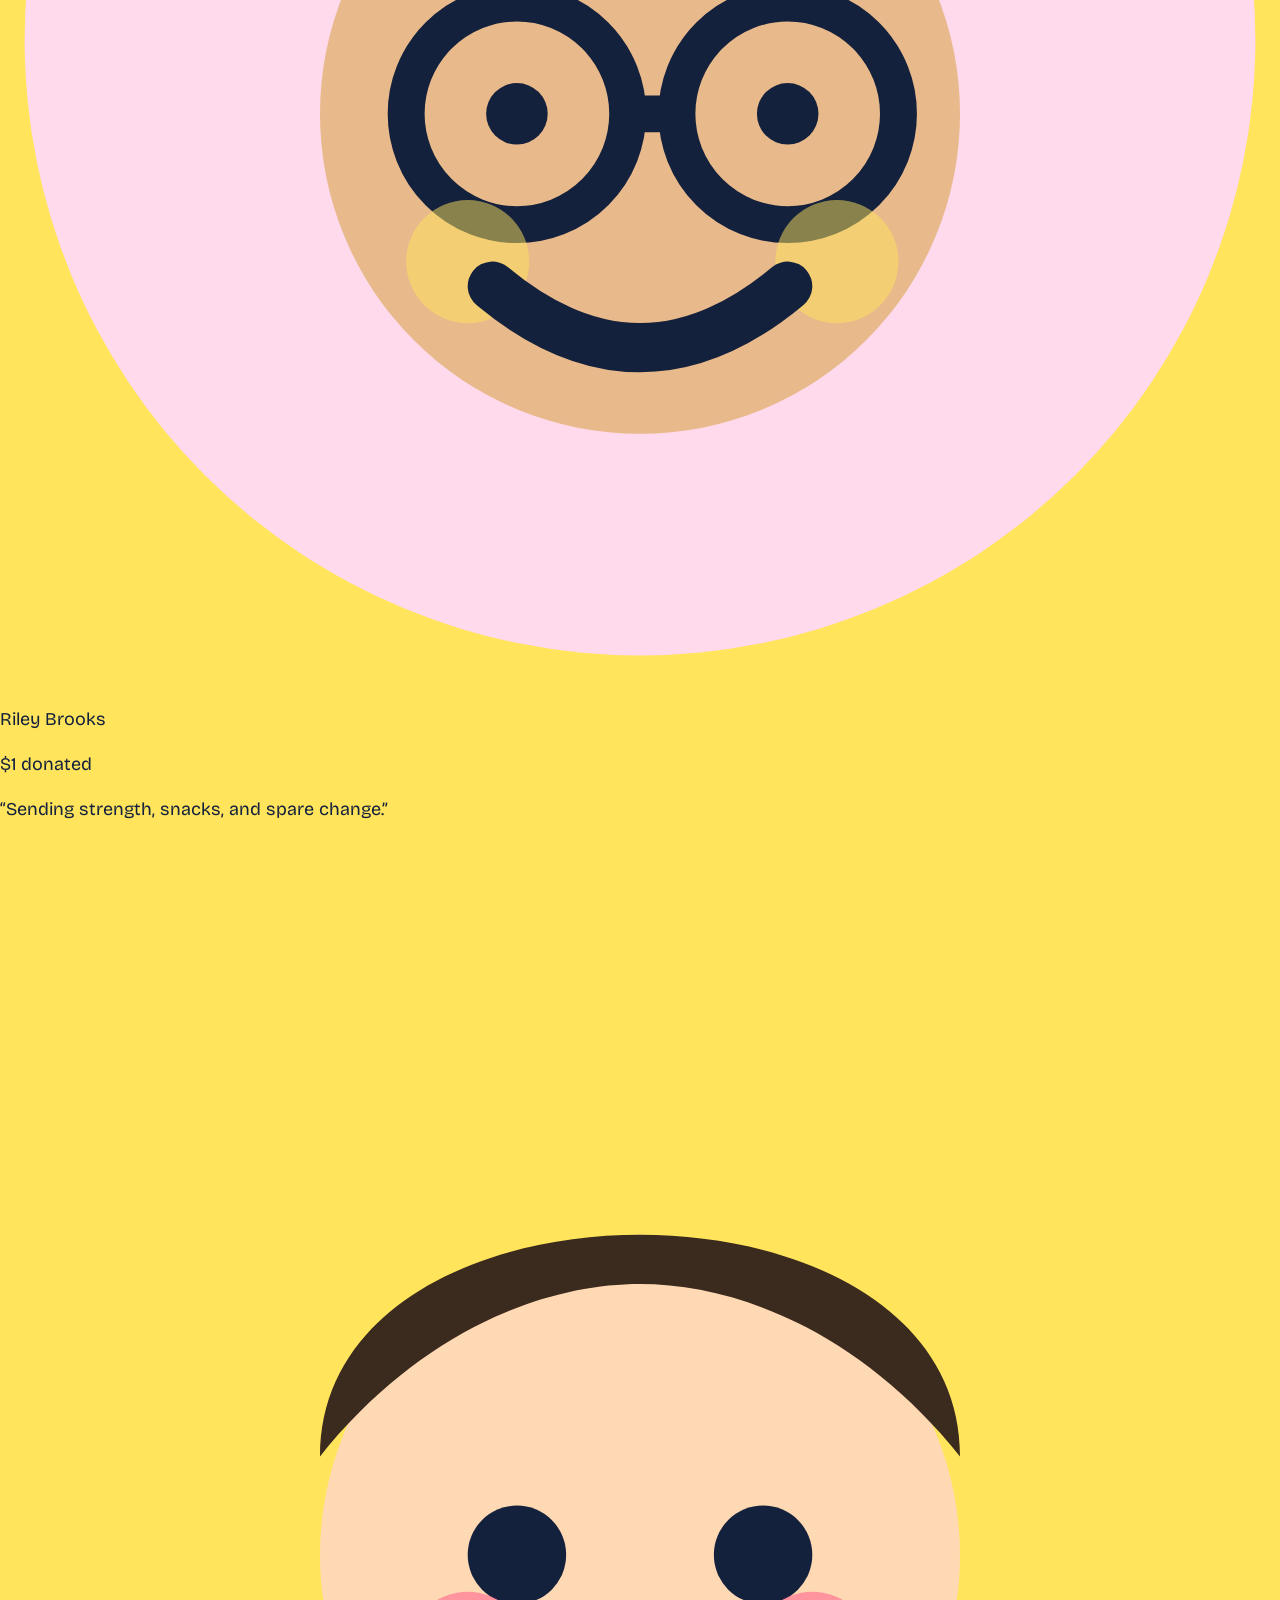
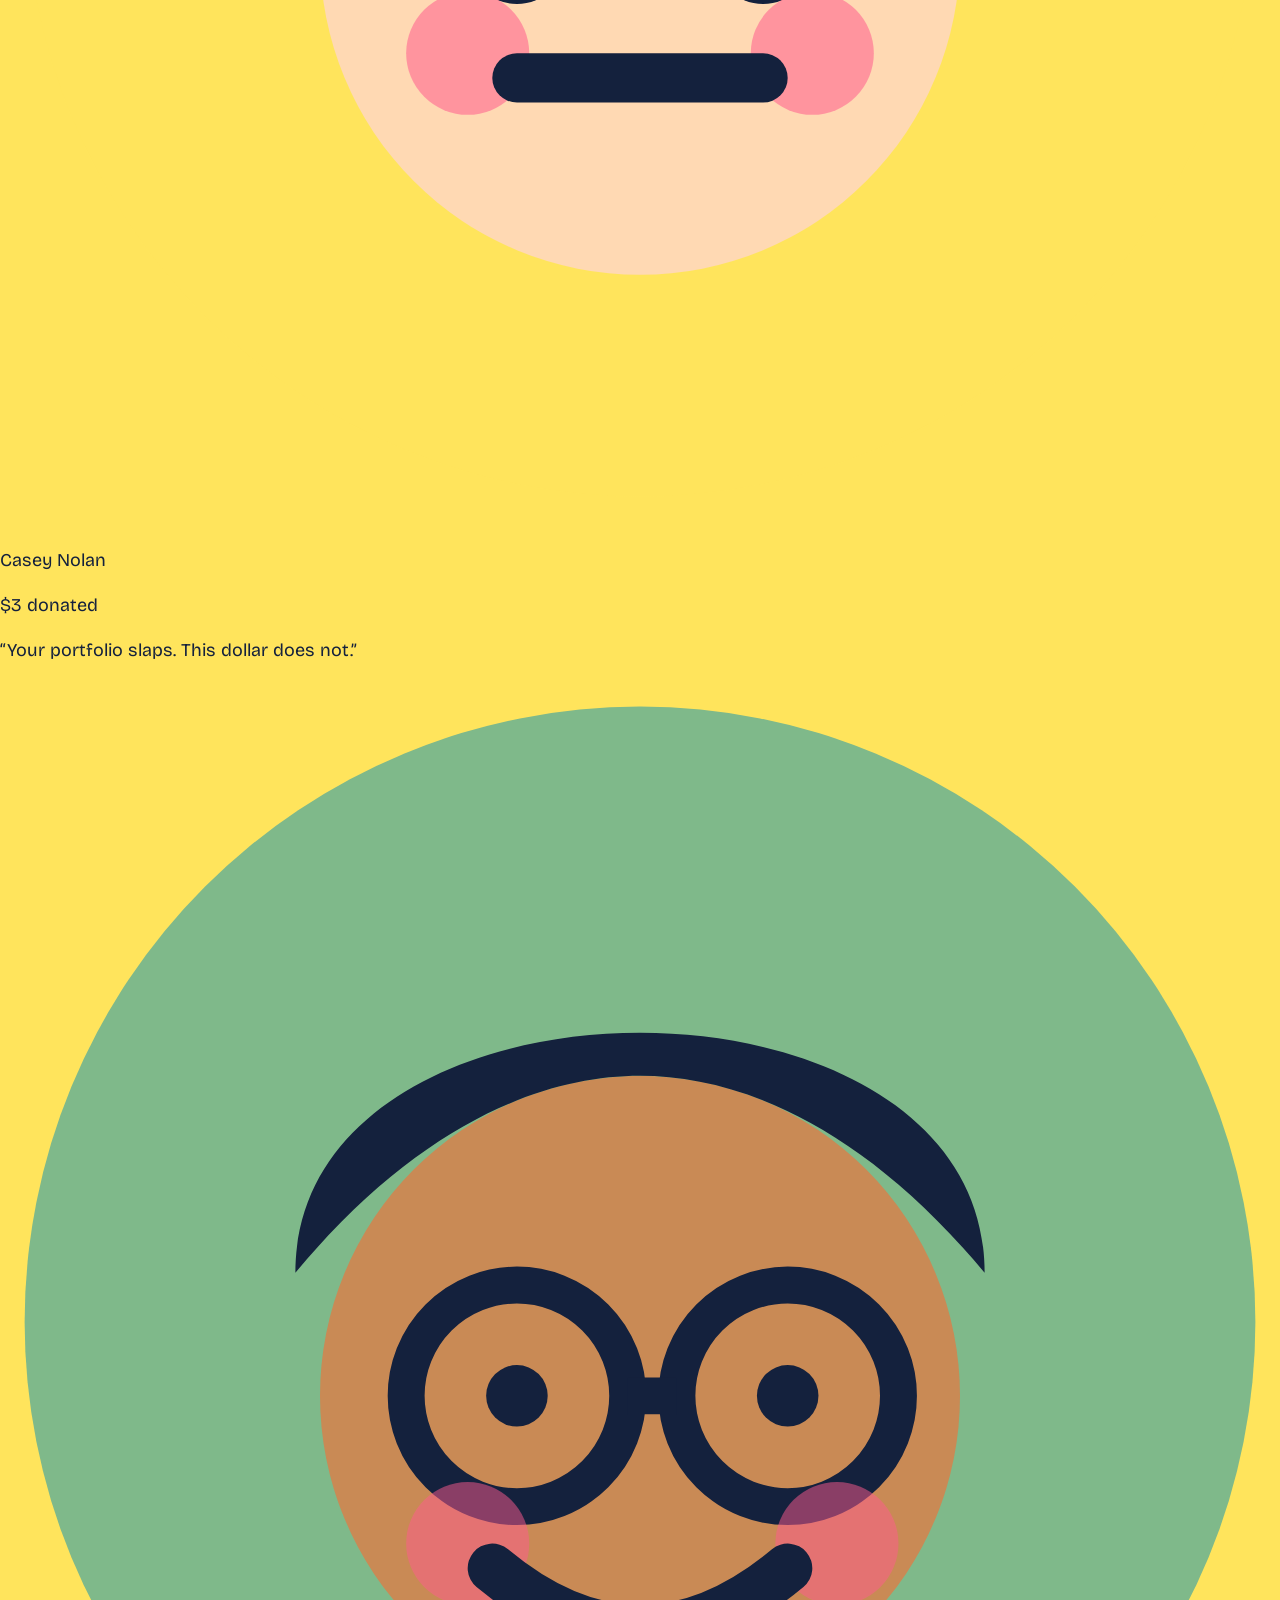
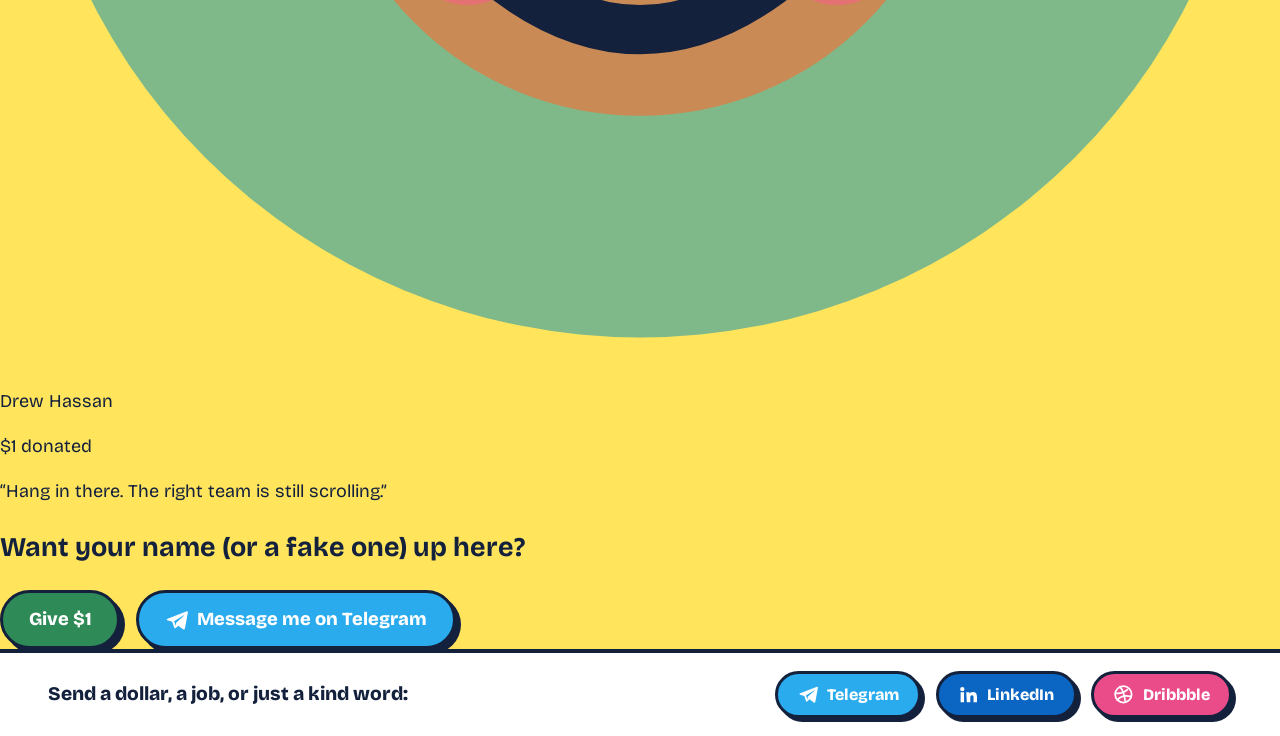
<file: donors.html>
<!DOCTYPE html>
<html lang="en">
<head>
<meta charset="utf-8">
<meta name="viewport" content="width=device-width, initial-scale=1, viewport-fit=cover">
<title>Wall of Fame · people who gave a dollar</title>
<meta name="description" content="The generous humans who sent a dollar (or more) to an unemployed UI/UX designer. Join the wall.">
<link rel="icon" href="favicon.svg" type="image/svg+xml">
<meta property="og:title" content="Wall of Fame · people who gave a dollar">
<meta property="og:description" content="The generous humans who sent a dollar (or more) to an unemployed UI/UX designer.">
<meta property="og:type" content="website">
<meta name="theme-color" content="#FFE45C">
<link rel="preconnect" href="https://fonts.googleapis.com">
<link rel="preconnect" href="https://fonts.gstatic.com" crossorigin>
<link href="https://fonts.googleapis.com/css2?family=Bricolage+Grotesque:opsz,wght@12..96,400;12..96,600;12..96,800&family=Caveat:wght@700&display=swap" rel="stylesheet">
<link rel="stylesheet" href="style.css">
</head>
<body class="about">

<header class="topbar">
  <a class="btn btn-sm" href="index.html"><svg viewBox="0 0 24 24" fill="none" stroke="currentColor" stroke-width="3" stroke-linecap="round" stroke-linejoin="round" aria-hidden="true"><path d="M19 12H5M11 6l-6 6 6 6"/></svg> Back home</a>
  <a class="btn btn-sm btn-pink" href="about.html">About me</a>
</header>

<section class="wall-hero">
  <h1>Wall of Fame</h1>
  <p class="lede">
    These wonderful humans looked at a crying dollar bill and decided to help anyway.
    No refunds, only respect. If your name isn't here yet, that's a hint, not an accusation.
  </p>
  <div class="raised"><b>$27</b><span>raised from 9 legends (and counting)</span></div>
</section>

<div class="wall-grid">
      <div class="donor">
        <div class="donor-top">
          <svg class="donor-avatar" viewBox="0 0 104 104" role="img" aria-hidden="true">
      <circle cx="52" cy="52" r="50" fill="#FFD9EC"/>
      <circle cx="52" cy="58" r="26" fill="#FFD9B3"/>
      <path d="M26 50 C26 26 78 26 78 50 C70 40 60 36 52 36 C44 36 34 40 26 50Z" fill="#14213D"/>
      <circle cx="42" cy="58" r="4" fill="#14213D"/>
      <circle cx="62" cy="58" r="4" fill="#14213D"/>
      <circle cx="38" cy="66" r="5" fill="#FF5D8F" opacity=".55"/>
      <circle cx="66" cy="66" r="5" fill="#FF5D8F" opacity=".55"/>
      <path d="M40 66 Q52 76 64 66" stroke="#14213D" stroke-width="4" fill="none" stroke-linecap="round"/>
    </svg>
          <div class="donor-who">
            <p class="donor-name">Jamie Rivera</p>
            <span class="donor-amount">$1 donated</span>
          </div>
        </div>
        <p class="donor-msg">&ldquo;Sent from my last $1. Ramen tonight, hope tomorrow.&rdquo;</p>
      </div>
      <div class="donor">
        <div class="donor-top">
          <svg class="donor-avatar" viewBox="0 0 104 104" role="img" aria-hidden="true">
      <circle cx="52" cy="52" r="50" fill="#B7DDB0"/>
      <circle cx="52" cy="58" r="26" fill="#FFD9B3"/>
      <path d="M24 48 C24 22 80 22 80 48 C70 36 60 32 52 32 C44 32 34 36 24 48Z" fill="#5A3E2B"/>
      <circle cx="42" cy="58" r="9" fill="none" stroke="#14213D" stroke-width="3"/>
      <circle cx="64" cy="58" r="9" fill="none" stroke="#14213D" stroke-width="3"/>
      <path d="M51 58 H55" stroke="#14213D" stroke-width="3"/>
      <circle cx="42" cy="58" r="2.5" fill="#14213D"/>
      <circle cx="64" cy="58" r="2.5" fill="#14213D"/>
      <circle cx="38" cy="70" r="5" fill="#FF5D8F" opacity=".5"/>
      <circle cx="68" cy="70" r="5" fill="#FF5D8F" opacity=".5"/>
      <path d="M40 72 Q52 82 64 72" stroke="#14213D" stroke-width="4" fill="none" stroke-linecap="round"/>
    </svg>
          <div class="donor-who">
            <p class="donor-name">Alex Chen</p>
            <span class="donor-amount">$2 donated</span>
          </div>
        </div>
        <p class="donor-msg">&ldquo;Figma license costs more than my rent, I feel you.&rdquo;</p>
      </div>
      <div class="donor">
        <div class="donor-top">
          <svg class="donor-avatar" viewBox="0 0 104 104" role="img" aria-hidden="true">
      <circle cx="52" cy="52" r="50" fill="#FFE45C"/>
      <circle cx="52" cy="58" r="26" fill="#E8B98A"/>
      <path d="M26 50 C26 26 78 26 78 50 C70 40 60 36 52 36 C44 36 34 40 26 50Z" fill="#2B2B2B"/>
      <circle cx="42" cy="58" r="4" fill="#14213D"/>
      <circle cx="62" cy="58" r="4" fill="#14213D"/>
      <circle cx="38" cy="66" r="5" fill="#FF5D8F" opacity=".55"/>
      <circle cx="66" cy="66" r="5" fill="#FF5D8F" opacity=".55"/>
      <path d="M38 64 Q52 80 66 64 Q52 72 38 64Z" fill="#14213D"/>
    </svg>
          <div class="donor-who">
            <p class="donor-name">Morgan Blue</p>
            <span class="donor-amount">$1 donated</span>
          </div>
        </div>
        <p class="donor-msg">&ldquo;May your inbox fill with interviews, not silence.&rdquo;</p>
      </div>
      <div class="donor">
        <div class="donor-top">
          <svg class="donor-avatar" viewBox="0 0 104 104" role="img" aria-hidden="true">
      <circle cx="52" cy="52" r="50" fill="#FF5D8F"/>
      <circle cx="52" cy="58" r="26" fill="#C98A55"/>
      <path d="M24 48 C24 22 80 22 80 48 C70 36 60 32 52 32 C44 32 34 36 24 48Z" fill="#14213D"/>
      <circle cx="42" cy="58" r="9" fill="none" stroke="#14213D" stroke-width="3"/>
      <circle cx="64" cy="58" r="9" fill="none" stroke="#14213D" stroke-width="3"/>
      <path d="M51 58 H55" stroke="#14213D" stroke-width="3"/>
      <circle cx="42" cy="58" r="2.5" fill="#14213D"/>
      <circle cx="64" cy="58" r="2.5" fill="#14213D"/>
      <circle cx="38" cy="70" r="5" fill="#FFE45C" opacity=".5"/>
      <circle cx="68" cy="70" r="5" fill="#FFE45C" opacity=".5"/>
      <path d="M40 72 Q52 82 64 72" stroke="#14213D" stroke-width="4" fill="none" stroke-linecap="round"/>
    </svg>
          <div class="donor-who">
            <p class="donor-name">Sam Okafor</p>
            <span class="donor-amount">$5 donated</span>
          </div>
        </div>
        <p class="donor-msg">&ldquo;This is not a loan. Please don't ever pay it back.&rdquo;</p>
      </div>
      <div class="donor big">
        <div class="donor-top">
          <svg class="donor-avatar" viewBox="0 0 104 104" role="img" aria-hidden="true">
      <circle cx="52" cy="52" r="50" fill="#7FB98A"/>
      <circle cx="52" cy="58" r="26" fill="#FFD9B3"/>
      <path d="M26 50 C26 26 78 26 78 50 C70 40 60 36 52 36 C44 36 34 40 26 50Z" fill="#7A4B2A"/>
      <circle cx="42" cy="58" r="4" fill="#14213D"/>
      <circle cx="62" cy="58" r="4" fill="#14213D"/>
      <circle cx="38" cy="66" r="5" fill="#FF5D8F" opacity=".55"/>
      <circle cx="66" cy="66" r="5" fill="#FF5D8F" opacity=".55"/>
      <path d="M38 64 Q52 80 66 64 Q52 72 38 64Z" fill="#14213D"/>
    </svg>
          <div class="donor-who">
            <p class="donor-name"><span class="crown">👑</span>Taylor Winslow</p>
            <span class="donor-amount">$12 donated</span>
          </div>
        </div>
        <p class="donor-msg">&ldquo;Big spender energy. Twelve whole dollars, no cap.&rdquo;</p>
      </div>
      <div class="donor">
        <div class="donor-top">
          <svg class="donor-avatar" viewBox="0 0 104 104" role="img" aria-hidden="true">
      <circle cx="52" cy="52" r="50" fill="#B7DDB0"/>
      <circle cx="52" cy="58" r="26" fill="#F1C6A0"/>
      <path d="M26 50 C26 26 78 26 78 50 C70 40 60 36 52 36 C44 36 34 40 26 50Z" fill="#14213D"/>
      <circle cx="42" cy="58" r="4" fill="#14213D"/>
      <circle cx="62" cy="58" r="4" fill="#14213D"/>
      <circle cx="38" cy="66" r="5" fill="#FF5D8F" opacity=".55"/>
      <circle cx="66" cy="66" r="5" fill="#FF5D8F" opacity=".55"/>
      <path d="M40 66 Q52 76 64 66" stroke="#14213D" stroke-width="4" fill="none" stroke-linecap="round"/>
    </svg>
          <div class="donor-who">
            <p class="donor-name">Jordan Park</p>
            <span class="donor-amount">$1 donated</span>
          </div>
        </div>
        <p class="donor-msg">&ldquo;One dollar, infinite karma points. You're welcome.&rdquo;</p>
      </div>
      <div class="donor">
        <div class="donor-top">
          <svg class="donor-avatar" viewBox="0 0 104 104" role="img" aria-hidden="true">
      <circle cx="52" cy="52" r="50" fill="#FFD9EC"/>
      <circle cx="52" cy="58" r="26" fill="#E8B98A"/>
      <path d="M24 48 C24 22 80 22 80 48 C70 36 60 32 52 32 C44 32 34 36 24 48Z" fill="#8A5A2B"/>
      <circle cx="42" cy="58" r="9" fill="none" stroke="#14213D" stroke-width="3"/>
      <circle cx="64" cy="58" r="9" fill="none" stroke="#14213D" stroke-width="3"/>
      <path d="M51 58 H55" stroke="#14213D" stroke-width="3"/>
      <circle cx="42" cy="58" r="2.5" fill="#14213D"/>
      <circle cx="64" cy="58" r="2.5" fill="#14213D"/>
      <circle cx="38" cy="70" r="5" fill="#FFE45C" opacity=".5"/>
      <circle cx="68" cy="70" r="5" fill="#FFE45C" opacity=".5"/>
      <path d="M40 72 Q52 82 64 72" stroke="#14213D" stroke-width="4" fill="none" stroke-linecap="round"/>
    </svg>
          <div class="donor-who">
            <p class="donor-name">Riley Brooks</p>
            <span class="donor-amount">$1 donated</span>
          </div>
        </div>
        <p class="donor-msg">&ldquo;Sending strength, snacks, and spare change.&rdquo;</p>
      </div>
      <div class="donor">
        <div class="donor-top">
          <svg class="donor-avatar" viewBox="0 0 104 104" role="img" aria-hidden="true">
      <circle cx="52" cy="52" r="50" fill="#FFE45C"/>
      <circle cx="52" cy="58" r="26" fill="#FFD9B3"/>
      <path d="M26 50 C26 26 78 26 78 50 C70 40 60 36 52 36 C44 36 34 40 26 50Z" fill="#3B2A1E"/>
      <circle cx="42" cy="58" r="4" fill="#14213D"/>
      <circle cx="62" cy="58" r="4" fill="#14213D"/>
      <circle cx="38" cy="66" r="5" fill="#FF5D8F" opacity=".55"/>
      <circle cx="66" cy="66" r="5" fill="#FF5D8F" opacity=".55"/>
      <path d="M42 68 H62" stroke="#14213D" stroke-width="4" stroke-linecap="round"/>
    </svg>
          <div class="donor-who">
            <p class="donor-name">Casey Nolan</p>
            <span class="donor-amount">$3 donated</span>
          </div>
        </div>
        <p class="donor-msg">&ldquo;Your portfolio slaps. This dollar does not.&rdquo;</p>
      </div>
      <div class="donor">
        <div class="donor-top">
          <svg class="donor-avatar" viewBox="0 0 104 104" role="img" aria-hidden="true">
      <circle cx="52" cy="52" r="50" fill="#7FB98A"/>
      <circle cx="52" cy="58" r="26" fill="#C98A55"/>
      <path d="M24 48 C24 22 80 22 80 48 C70 36 60 32 52 32 C44 32 34 36 24 48Z" fill="#14213D"/>
      <circle cx="42" cy="58" r="9" fill="none" stroke="#14213D" stroke-width="3"/>
      <circle cx="64" cy="58" r="9" fill="none" stroke="#14213D" stroke-width="3"/>
      <path d="M51 58 H55" stroke="#14213D" stroke-width="3"/>
      <circle cx="42" cy="58" r="2.5" fill="#14213D"/>
      <circle cx="64" cy="58" r="2.5" fill="#14213D"/>
      <circle cx="38" cy="70" r="5" fill="#FF5D8F" opacity=".5"/>
      <circle cx="68" cy="70" r="5" fill="#FF5D8F" opacity=".5"/>
      <path d="M40 72 Q52 82 64 72" stroke="#14213D" stroke-width="4" fill="none" stroke-linecap="round"/>
    </svg>
          <div class="donor-who">
            <p class="donor-name">Drew Hassan</p>
            <span class="donor-amount">$1 donated</span>
          </div>
        </div>
        <p class="donor-msg">&ldquo;Hang in there. The right team is still scrolling.&rdquo;</p>
      </div>
</div>

<section class="wall-cta">
  <h2>Want your name (or a fake one) up here?</h2>
  <div class="actions">
    <a class="btn btn-primary" href="index.html#donate">Give $1</a>
    <a class="btn btn-tg" href="https://t.me/BUSD_BOSS" target="_blank" rel="noopener"><svg viewBox="0 0 24 24" fill="currentColor" aria-hidden="true"><path d="M21.9 3.3 2.6 10.7c-1.3.5-1.3 1.3-.2 1.6l4.9 1.5 1.9 5.8c.2.6.4.8.8.8.4 0 .6-.2.9-.4l2.4-2.3 4.9 3.6c.9.5 1.5.2 1.8-.8L22.9 4.9c.3-1.3-.5-1.9-1-1.6zM9.1 13.4l9.4-5.9c.4-.3.8-.1.5.2l-7.8 7-.3 3.2z"/></svg> Message me on Telegram</a>
  </div>
</section>

<footer class="contact" id="contact">
  <div class="contact-inner">
    <p>Send a dollar, a job, or just a kind word:</p>
    <ul>
      <li>
        <a class="btn btn-tg" href="https://t.me/BUSD_BOSS" target="_blank" rel="noopener">
          <svg viewBox="0 0 24 24" fill="currentColor" aria-hidden="true"><path d="M21.9 3.3 2.6 10.7c-1.3.5-1.3 1.3-.2 1.6l4.9 1.5 1.9 5.8c.2.6.4.8.8.8.4 0 .6-.2.9-.4l2.4-2.3 4.9 3.6c.9.5 1.5.2 1.8-.8L22.9 4.9c.3-1.3-.5-1.9-1-1.6zM9.1 13.4l9.4-5.9c.4-.3.8-.1.5.2l-7.8 7-.3 3.2z"/></svg>
          Telegram
        </a>
      </li>
      <li>
        <a class="btn btn-in" href="https://www.linkedin.com/in/igor-kim-79a013275/" target="_blank" rel="noopener">
          <svg viewBox="0 0 24 24" fill="currentColor" aria-hidden="true"><path d="M4.98 3.5a2.5 2.5 0 1 1 0 5 2.5 2.5 0 0 1 0-5zM3 9.5h4V21H3zM9.5 9.5h3.8v1.6h.06c.53-1 1.83-2 3.77-2 4 0 4.77 2.6 4.77 6V21h-4v-5.1c0-1.2 0-2.8-1.7-2.8s-2 1.3-2 2.7V21h-4z"/></svg>
          LinkedIn
        </a>
      </li>
      <li>
        <a class="btn btn-dr" href="https://dribbble.com/kimmmy" target="_blank" rel="noopener">
          <svg viewBox="0 0 24 24" fill="none" stroke="currentColor" stroke-width="2" stroke-linecap="round" aria-hidden="true"><circle cx="12" cy="12" r="9.5"/><path d="M8 3c3 3.5 5 7.5 6 16.5"/><path d="M2.6 10.6c4.5.6 10-.4 14-4.2"/><path d="M5 18.6c3-4 8-6 15.2-4.3"/></svg>
          Dribbble
        </a>
      </li>
    </ul>
  </div>
</footer>

</body>
</html>
</file>
<file: style.css>
:root {
    --bg: #FFE45C;
    --ink: #14213D;
    --card: #FFFFFF;
    --pink: #FF5D8F;
    --green: #2E8B57;
    --bill: #B7DDB0;
    --bill-dark: #7FB98A;
    --skin: #FFD9B3;
    --on-pink: #14213D;
    --on-green: #FFFFFF;
    box-sizing: border-box;
    padding-top: env(safe-area-inset-top, 0px);
    padding-bottom: env(safe-area-inset-bottom, 0px);
  }
  @media (prefers-color-scheme: dark) {
    :root:not([data-theme="light"]) {
      --bg: #14213D;
      --ink: #FFE45C;
      --card: #1E2F55;
      --green: #6FD39A;
      --on-pink: #14213D;
      --on-green: #14213D;
    }
  }
  :root[data-theme="dark"] {
    --bg: #14213D;
    --ink: #FFE45C;
    --card: #1E2F55;
    --green: #6FD39A;
    --on-pink: #14213D;
    --on-green: #14213D;
  }

  html { scroll-padding-top: env(safe-area-inset-top, 0px); min-height: 100%; }

  /* ---------- entrance & scroll animations ---------- */
  @keyframes fade-in { from { opacity: 0; } to { opacity: 1; } }
  @keyframes fade-up  { from { opacity: 0; transform: translateY(22px); } to { opacity: 1; transform: translateY(0); } }

  .hero-fade    { animation: fade-in .7s ease both; }
  .hero-fade-up { animation: fade-up .75s cubic-bezier(.2,.7,.3,1) both; }
  .delay-1 { animation-delay: .12s; }
  .delay-2 { animation-delay: .26s; }
  .delay-3 { animation-delay: .4s; }
  .delay-4 { animation-delay: .54s; }

  .reveal {
    opacity: 0;
    transform: translateY(26px);
    transition: opacity .7s cubic-bezier(.2,.7,.3,1), transform .7s cubic-bezier(.2,.7,.3,1);
  }
  .reveal.is-visible { opacity: 1; transform: translateY(0); }
  *, *::before, *::after { box-sizing: border-box; }
  body {
    margin: 0;
    background: var(--bg);
    color: var(--ink);
    font-family: "Bricolage Grotesque", "Helvetica Neue", Arial, sans-serif;
    font-size: 1.125rem;
    line-height: 1.5;
    display: grid;
    grid-template-rows: 1fr auto;
    min-height: 100svh;
    overflow-x: hidden;
  }
  body::before {
    content: "";
    position: fixed; inset: 0;
    background-image: radial-gradient(color-mix(in srgb, var(--ink) 18%, transparent) 1.2px, transparent 1.4px);
    background-size: 22px 22px;
    pointer-events: none;
    z-index: 0;
  }

  main {
    position: relative; z-index: 1;
    display: grid;
    grid-template-columns: minmax(0, 1.1fr) minmax(0, 0.9fr);
    align-items: center;
    gap: clamp(1.5rem, 4vw, 4rem);
    width: 100%;
    max-width: 1320px;
    margin: 0 auto;
    padding: clamp(1.25rem, 3vw, 2.5rem) clamp(1.25rem, 4vw, 3rem);
  }

  h1 {
    margin: 0 0 1.5rem;
    font-weight: 800;
    font-size: clamp(2.6rem, 6vw, 5.6rem);
    line-height: 0.92;
    letter-spacing: -0.045em;
    text-wrap: balance;
  }
  h1 .line { display: block; }
  h1 .help {
    display: inline-block;
    background: var(--pink);
    color: var(--on-pink);
    padding: 0.02em 0.16em 0.06em;
    border: 4px solid var(--ink);
    box-shadow: 8px 8px 0 var(--ink);
    transform: rotate(-2deg);
    margin-top: 0.18em;
    white-space: nowrap;
  }

  .lede {
    max-width: 34rem;
    margin: 0 0 1.75rem;
    font-size: clamp(1.05rem, 1.5vw, 1.3rem);
  }
  .lede strong { font-weight: 800; }

  .stats {
    display: flex; flex-wrap: wrap; gap: 0.75rem;
    margin: 0 0 2rem; padding: 0; list-style: none;
  }
  .stats li {
    background: var(--card);
    border: 3px solid var(--ink);
    border-radius: 14px;
    padding: 0.45rem 0.9rem;
    line-height: 1.15;
    box-shadow: 4px 4px 0 var(--ink);
  }
  .stats b { display: block; font-size: 1.7rem; font-weight: 800; letter-spacing: -0.03em; }
  .stats span { font-size: 0.9rem; font-weight: 600; }
  .stats li:nth-child(2) b { color: var(--pink); }
  .stats li:nth-child(3) b { color: var(--green); }
  .stats li:nth-child(1) { transform: rotate(-1.5deg); }
  .stats li:nth-child(2) { transform: rotate(1.2deg); }
  .stats li:nth-child(3) { transform: rotate(-0.8deg); }

  .actions { display: flex; flex-wrap: wrap; gap: 1rem; align-items: center; }

  /* buttons */
  .btn {
    font: inherit; font-weight: 800; font-size: 1.15rem;
    color: var(--ink);
    text-decoration: none;
    cursor: pointer;
    border: 3px solid var(--ink);
    border-radius: 999px;
    padding: 0.8rem 1.6rem;
    box-shadow: 5px 5px 0 var(--ink);
    transition: transform .12s ease, box-shadow .12s ease;
    display: inline-flex; align-items: center; justify-content: center; gap: .55rem;
    background: var(--card);
  }
  .btn:hover { transform: translate(-2px, -2px); box-shadow: 7px 7px 0 var(--ink); }
  .btn:active { transform: translate(4px, 4px); box-shadow: 1px 1px 0 var(--ink); }
  .btn:focus-visible, .copy:focus-visible, .close:focus-visible {
    outline: 4px solid var(--pink); outline-offset: 3px;
  }
  .btn svg { width: 1.3em; height: 1.3em; flex: none; }
  .btn-primary { background: var(--green); color: var(--on-green); }
  .btn-tg { background: #2AABEE; color: #fff; }
  .btn-in { background: #0A66C2; color: #fff; }
  .btn-dr { background: #EA4C89; color: #fff; }
  .btn-pay { background: #FFC439; color: #14213D; }
  .btn-pink { background: var(--pink); color: var(--on-pink); }
  .btn-boosty { background: #F15F2C; color: #fff; width: 100%; }

  /* the bill */
  .stage { position: relative; display: grid; place-items: center; padding: 1rem 0; }
  .bill {
    width: 100%; max-width: 560px; height: auto;
    transform: rotate(-5deg);
    filter: drop-shadow(10px 10px 0 var(--ink));
    animation: drop-in .9s cubic-bezier(.2,.9,.3,1.25) both;
  }
  @keyframes drop-in {
    from { transform: translateY(-120%) rotate(14deg); opacity: 0; }
    to   { transform: translateY(0) rotate(-5deg); opacity: 1; }
  }
  .note {
    position: absolute;
    right: 0; bottom: -9%;
    font-family: "Caveat", "Comic Sans MS", cursive;
    font-size: clamp(1.4rem, 2.4vw, 2rem);
    font-weight: 700;
    line-height: 1;
    background: var(--card);
    border: 3px solid var(--ink);
    padding: .5rem .8rem;
    transform: rotate(4deg);
    box-shadow: 4px 4px 0 var(--ink);
    max-width: 12ch;
    text-align: center;
  }

  /* contacts footer */
  .contact {
    position: relative; z-index: 1;
    border-top: 4px solid var(--ink);
    background: var(--card);
    padding: 1.1rem clamp(1.25rem, 4vw, 3rem);
  }
  .contact-inner {
    max-width: 1320px; margin: 0 auto;
    display: flex; flex-wrap: wrap; gap: .9rem 1.5rem;
    align-items: center; justify-content: space-between;
  }
  .contact p { margin: 0; font-weight: 800; font-size: 1.2rem; }
  .contact ul { display: flex; flex-wrap: wrap; gap: .9rem; margin: 0; padding: 0; list-style: none; }
  .contact .btn { font-size: 1rem; padding: .55rem 1.2rem; box-shadow: 4px 4px 0 var(--ink); }

  /* modal */
  dialog {
    width: min(94vw, 600px);
    max-height: 92svh;
    overflow: auto;
    margin: auto;
    padding: 0;
    color: var(--ink);
    background: var(--bg);
    border: 4px solid var(--ink);
    border-radius: 22px;
    box-shadow: 10px 10px 0 var(--ink);
  }
  dialog[open] { animation: pop .25s cubic-bezier(.2,.9,.3,1.3); }
  @keyframes pop { from { transform: scale(.92) rotate(-1.5deg); opacity: 0; } to { transform: none; opacity: 1; } }
  dialog::backdrop { background: rgba(20, 33, 61, .72); }
  .modal-body { padding: clamp(1.1rem, 3vw, 1.75rem); position: relative; }
  .close {
    position: absolute; top: .9rem; right: .9rem;
    width: 2.6rem; height: 2.6rem;
    border: 3px solid var(--ink); border-radius: 50%;
    background: var(--card); color: var(--ink);
    cursor: pointer; display: grid; place-items: center;
    box-shadow: 3px 3px 0 var(--ink);
  }
  .close svg { width: 1.1rem; height: 1.1rem; }
  .modal-body h2 {
    margin: 0 3rem .35rem 0;
    font-size: clamp(1.8rem, 5vw, 2.5rem);
    line-height: 1;
    letter-spacing: -0.035em;
    font-weight: 800;
  }
  .modal-body .sub { margin: 0 0 1.25rem; font-size: 1.05rem; }
  .modal-body h3 { margin: 0 0 .6rem; font-size: 1rem; font-weight: 800; }

  .method {
    background: var(--card);
    border: 3px solid var(--ink);
    border-radius: 16px;
    padding: .9rem 1rem 1rem;
    margin-bottom: 1rem;
    box-shadow: 4px 4px 0 var(--ink);
  }
  .method-head { display: flex; align-items: center; gap: .6rem; margin-bottom: .6rem; }
  .method-head h3 { margin: 0; }
  .badge {
    font-size: .8rem; font-weight: 800;
    background: var(--green); color: var(--on-green);
    border: 2.5px solid var(--ink);
    border-radius: 999px; padding: .1rem .65rem;
  }
  .badge.pp { background: #FFC439; color: #14213D; }
  .badge.bt { background: #F15F2C; color: #fff; }
  .field {
    display: flex; gap: .6rem; align-items: stretch; flex-wrap: wrap;
  }
  .value {
    flex: 1 1 14rem; min-width: 0;
    font-family: ui-monospace, "SFMono-Regular", Menlo, Consolas, monospace;
    font-size: .95rem; font-weight: 700;
    background: var(--bg);
    border: 2.5px dashed var(--ink);
    border-radius: 10px;
    padding: .55rem .7rem;
    word-break: break-all;
    user-select: all;
  }
  .copy {
    font: inherit; font-weight: 800; font-size: .95rem;
    color: var(--on-pink); background: var(--pink);
    border: 3px solid var(--ink); border-radius: 10px;
    padding: .4rem .95rem; cursor: pointer;
    display: inline-flex; align-items: center; gap: .4rem;
    box-shadow: 3px 3px 0 var(--ink);
    transition: transform .1s ease, box-shadow .1s ease;
    min-width: 6.5rem; justify-content: center;
  }
  .copy:active { transform: translate(2px, 2px); box-shadow: 1px 1px 0 var(--ink); }
  .copy svg { width: 1.05rem; height: 1.05rem; }
  .copy.done { background: var(--green); color: var(--on-green); }
  .warn { margin: .6rem 0 0; font-size: .9rem; font-weight: 600; }

  .write { display: flex; flex-wrap: wrap; gap: .8rem; margin-top: .25rem; }
  .write .btn { font-size: 1rem; padding: .6rem 1.2rem; box-shadow: 4px 4px 0 var(--ink); }

  /* money rain */
  .rain {
    position: fixed; top: -3rem; z-index: 1000;
    font-size: 2rem; pointer-events: none;
    animation: fall linear forwards;
  }
  @keyframes fall { to { transform: translateY(110vh) rotate(var(--r, 240deg)); } }

  @media (max-width: 860px) {
    main { grid-template-columns: 1fr; padding-top: 1.5rem; }
    .stage { order: -1; }
    .bill { max-width: 380px; }
    .note { right: 4%; bottom: 0; }
    .contact-inner { flex-direction: column; align-items: flex-start; }
  }
  @media (prefers-reduced-motion: reduce) {
    .bill, .avatar, .avatar-ring, .note, dialog[open] { animation: none; }
    .rain { display: none; }
    .btn, .copy { transition: none; }
    .hero-fade, .hero-fade-up { animation: none; opacity: 1; }
    .reveal { opacity: 1; transform: none; transition: none; }
  }

/* ---------- About page ---------- */
body.about { display: block; }
.topbar {
  position: relative; z-index: 1;
  max-width: 1320px; margin: 0 auto;
  padding: 1.1rem clamp(1.25rem, 4vw, 3rem) 0;
  display: flex; justify-content: space-between; align-items: center; flex-wrap: wrap; gap: .8rem;
}
.btn-sm { font-size: 1rem; padding: .55rem 1.2rem; box-shadow: 4px 4px 0 var(--ink); }
.btn-sm:hover { box-shadow: 6px 6px 0 var(--ink); }
.about h1 { font-size: clamp(3.4rem, 11vw, 9rem); margin-bottom: 1.1rem; }
.role {
  display: inline-block;
  margin: 0 0 1.5rem;
  background: var(--pink); color: var(--on-pink);
  border: 3px solid var(--ink);
  border-radius: 12px;
  padding: .35rem .9rem;
  font-weight: 800; font-size: clamp(1rem, 1.8vw, 1.35rem);
  box-shadow: 5px 5px 0 var(--ink);
  transform: rotate(-1.5deg);
}
.about .lede { max-width: 38rem; }
.avatar-wrap { position: relative; display: grid; place-items: center; padding: 1rem 0; }
.avatar {
  display: block;
  width: min(100%, 400px);
  aspect-ratio: 1 / 1;
  object-fit: cover;
  border-radius: 50%;
  border: 6px solid var(--ink);
  box-shadow: 10px 10px 0 var(--ink);
  transform: rotate(3deg);
  animation: avatar-in .8s cubic-bezier(.2,.9,.3,1.25) both, avatar-float 5s ease-in-out 1s infinite;
}
@keyframes avatar-in {
  from { transform: scale(.85) rotate(10deg); opacity: 0; }
  to   { transform: scale(1) rotate(3deg); opacity: 1; }
}
@keyframes avatar-float {
  0%, 100% { transform: rotate(3deg) translateY(0); }
  50%      { transform: rotate(1.2deg) translateY(-10px); }
}
.avatar-ring {
  position: absolute;
  width: min(100%, 400px); aspect-ratio: 1/1;
  border-radius: 50%;
  border: 3px dashed var(--green);
  pointer-events: none;
  animation: ring-spin 18s linear infinite;
}
.avatar-wrap .note { right: 6%; bottom: 0; max-width: 15ch; transform: rotate(-4deg); animation: note-wiggle 3.4s ease-in-out 1.6s infinite; }
@keyframes ring-spin { to { transform: rotate(360deg); } }
@keyframes note-wiggle {
  0%, 100% { transform: rotate(-4deg); }
  50%      { transform: rotate(-1deg); }
}

.details {
  position: relative; z-index: 1;
  max-width: 1320px; margin: 0 auto;
  padding: 1rem clamp(1.25rem, 4vw, 3rem) clamp(2.5rem, 6vw, 4.5rem);
  display: grid; gap: clamp(2rem, 4vw, 3rem);
}
.story { display: grid; grid-template-columns: 1fr 1fr; gap: clamp(1.25rem, 3vw, 2.5rem); }
.story p { margin: 0; font-size: clamp(1.05rem, 1.5vw, 1.25rem); max-width: 40rem; }
.details h2 {
  margin: 0 0 1.1rem;
  font-size: clamp(2rem, 4.5vw, 3.2rem);
  line-height: 1; letter-spacing: -0.04em; font-weight: 800;
}
.skills { display: grid; grid-template-columns: repeat(auto-fit, minmax(min(100%, 300px), 1fr)); gap: 1.5rem; }
.group {
  background: var(--card);
  border: 3px solid var(--ink);
  border-radius: 18px;
  padding: 1.1rem 1.2rem 1.3rem;
  box-shadow: 6px 6px 0 var(--ink);
}
.group h3 { margin: 0 0 .85rem; font-size: 1.35rem; font-weight: 800; letter-spacing: -0.02em; }
.chips { display: flex; flex-wrap: wrap; gap: .5rem; list-style: none; margin: 0; padding: 0; }
.chips li {
  border: 2.5px solid var(--ink); border-radius: 999px;
  padding: .2rem .85rem;
  font-weight: 600; font-size: .98rem; line-height: 1.35;
  background: var(--bg);
}
.chips li:nth-child(3n+2) { background: color-mix(in srgb, var(--pink) 45%, var(--card)); }
.chips li:nth-child(3n+3) { background: color-mix(in srgb, var(--green) 40%, var(--card)); }

.extras { display: grid; grid-template-columns: minmax(0, 14rem) minmax(0, 1fr); margin: 0; border-top: 4px solid var(--ink); }
.extras dt, .extras dd { margin: 0; padding: .9rem 0; border-bottom: 2.5px solid var(--ink); }
.extras dt { font-weight: 800; }
.extras a { color: var(--ink); font-weight: 800; text-decoration-thickness: 3px; text-underline-offset: 4px; }
.extras a:hover { color: var(--pink); }
.extras a:focus-visible { outline: 4px solid var(--pink); outline-offset: 3px; }

.cta {
  position: relative; z-index: 1;
  background: var(--pink); color: var(--on-pink);
  border-top: 4px solid var(--ink);
  padding: clamp(2rem, 5vw, 4rem) clamp(1.25rem, 4vw, 3rem);
}
.cta-inner { max-width: 1320px; margin: 0 auto; }
.cta h2 {
  margin: 0 0 1.5rem;
  font-size: clamp(2.2rem, 6.5vw, 5rem);
  line-height: .95; letter-spacing: -0.045em; font-weight: 800;
  max-width: 16ch; text-wrap: balance;
}
.cta .actions .btn { box-shadow: 5px 5px 0 #14213D; border-color: #14213D; }
.cta .btn-plain { background: #fff; color: #14213D; }
.cta .btn:focus-visible { outline-color: #14213D; }

@media (max-width: 860px) {
  .story { grid-template-columns: 1fr; }
  .avatar { max-width: 320px; }
  .avatar-wrap .note { right: 4%; }
  .extras { grid-template-columns: 1fr; }
  .extras dt { border-bottom: 0; padding-bottom: 0; }
}

/* align full-width bands with the 1320px content column */
.contact, .cta {
  padding-left: max(clamp(1.25rem, 4vw, 3rem), calc((100% - 1320px) / 2 + clamp(1.25rem, 4vw, 3rem)));
  padding-right: max(clamp(1.25rem, 4vw, 3rem), calc((100% - 1320px) / 2 + clamp(1.25rem, 4vw, 3rem)));
}
.contact-inner, .cta-inner { max-width: none; }
</file>
